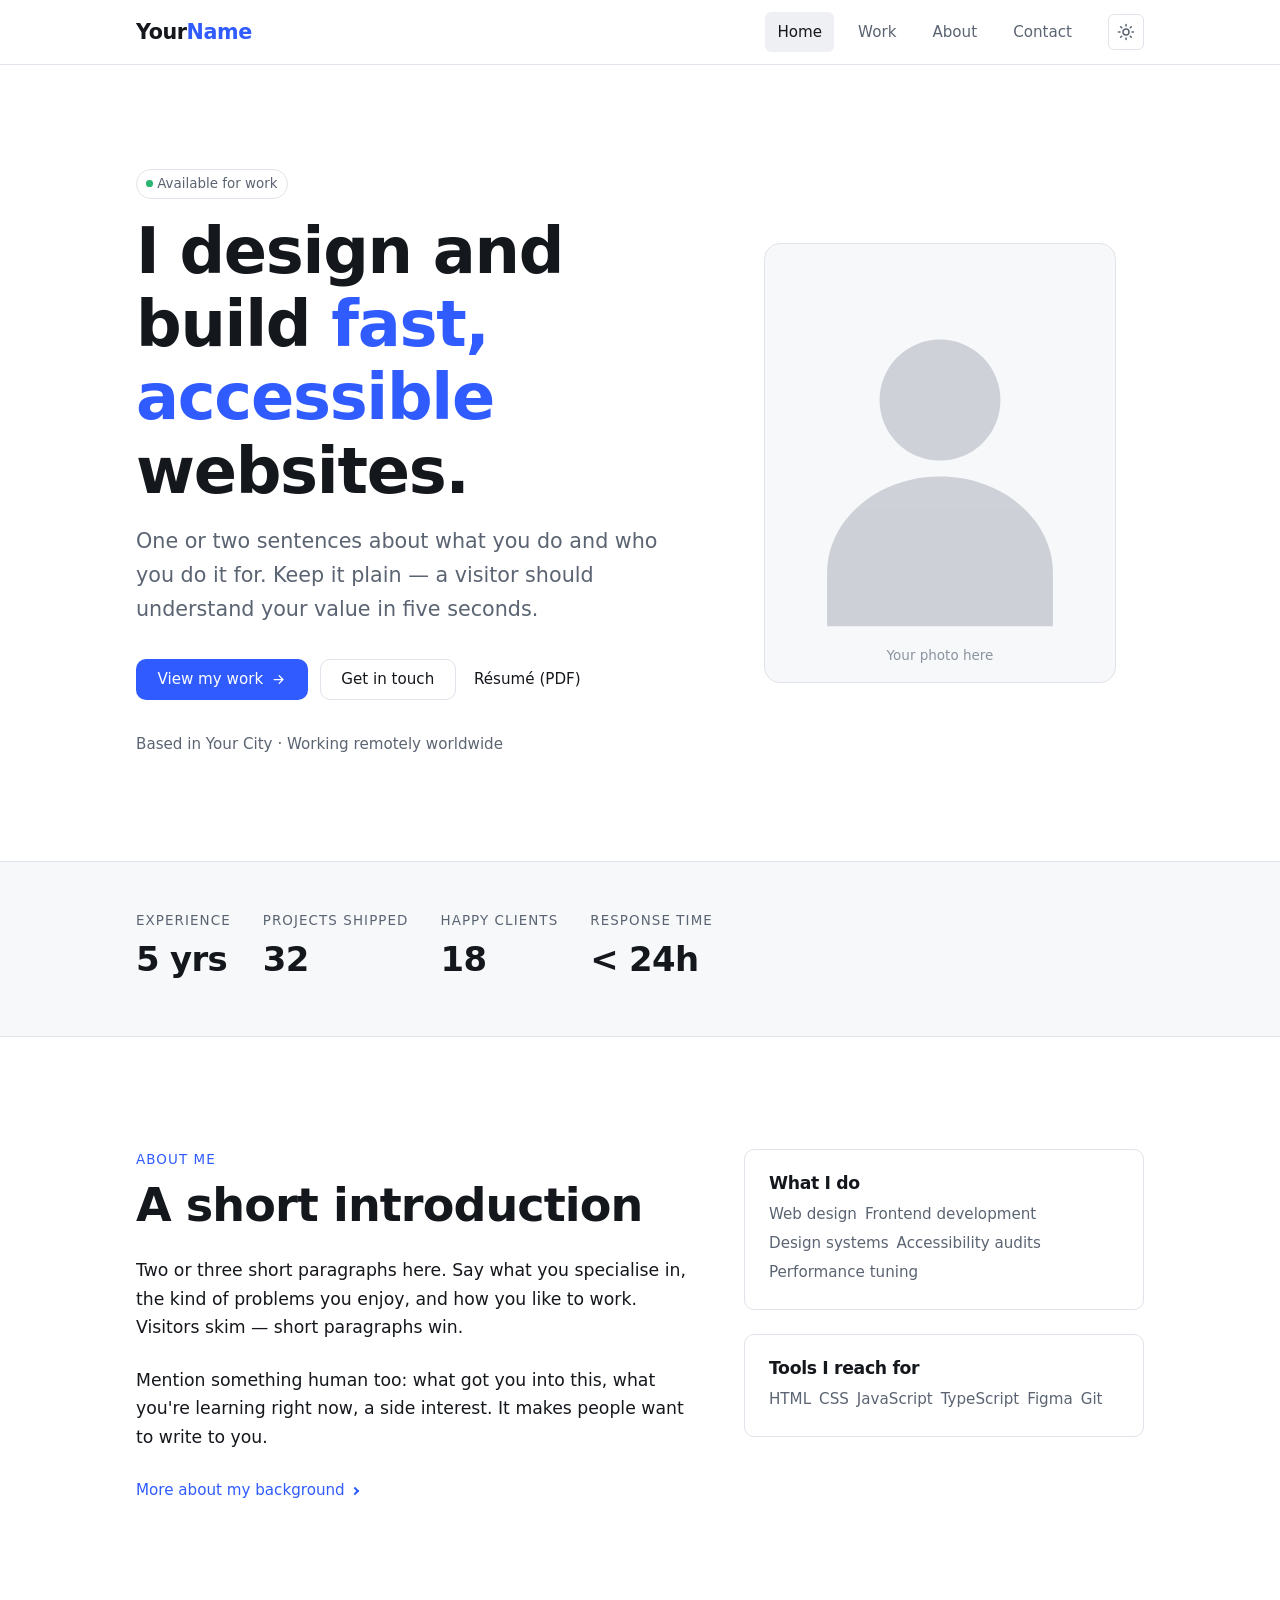
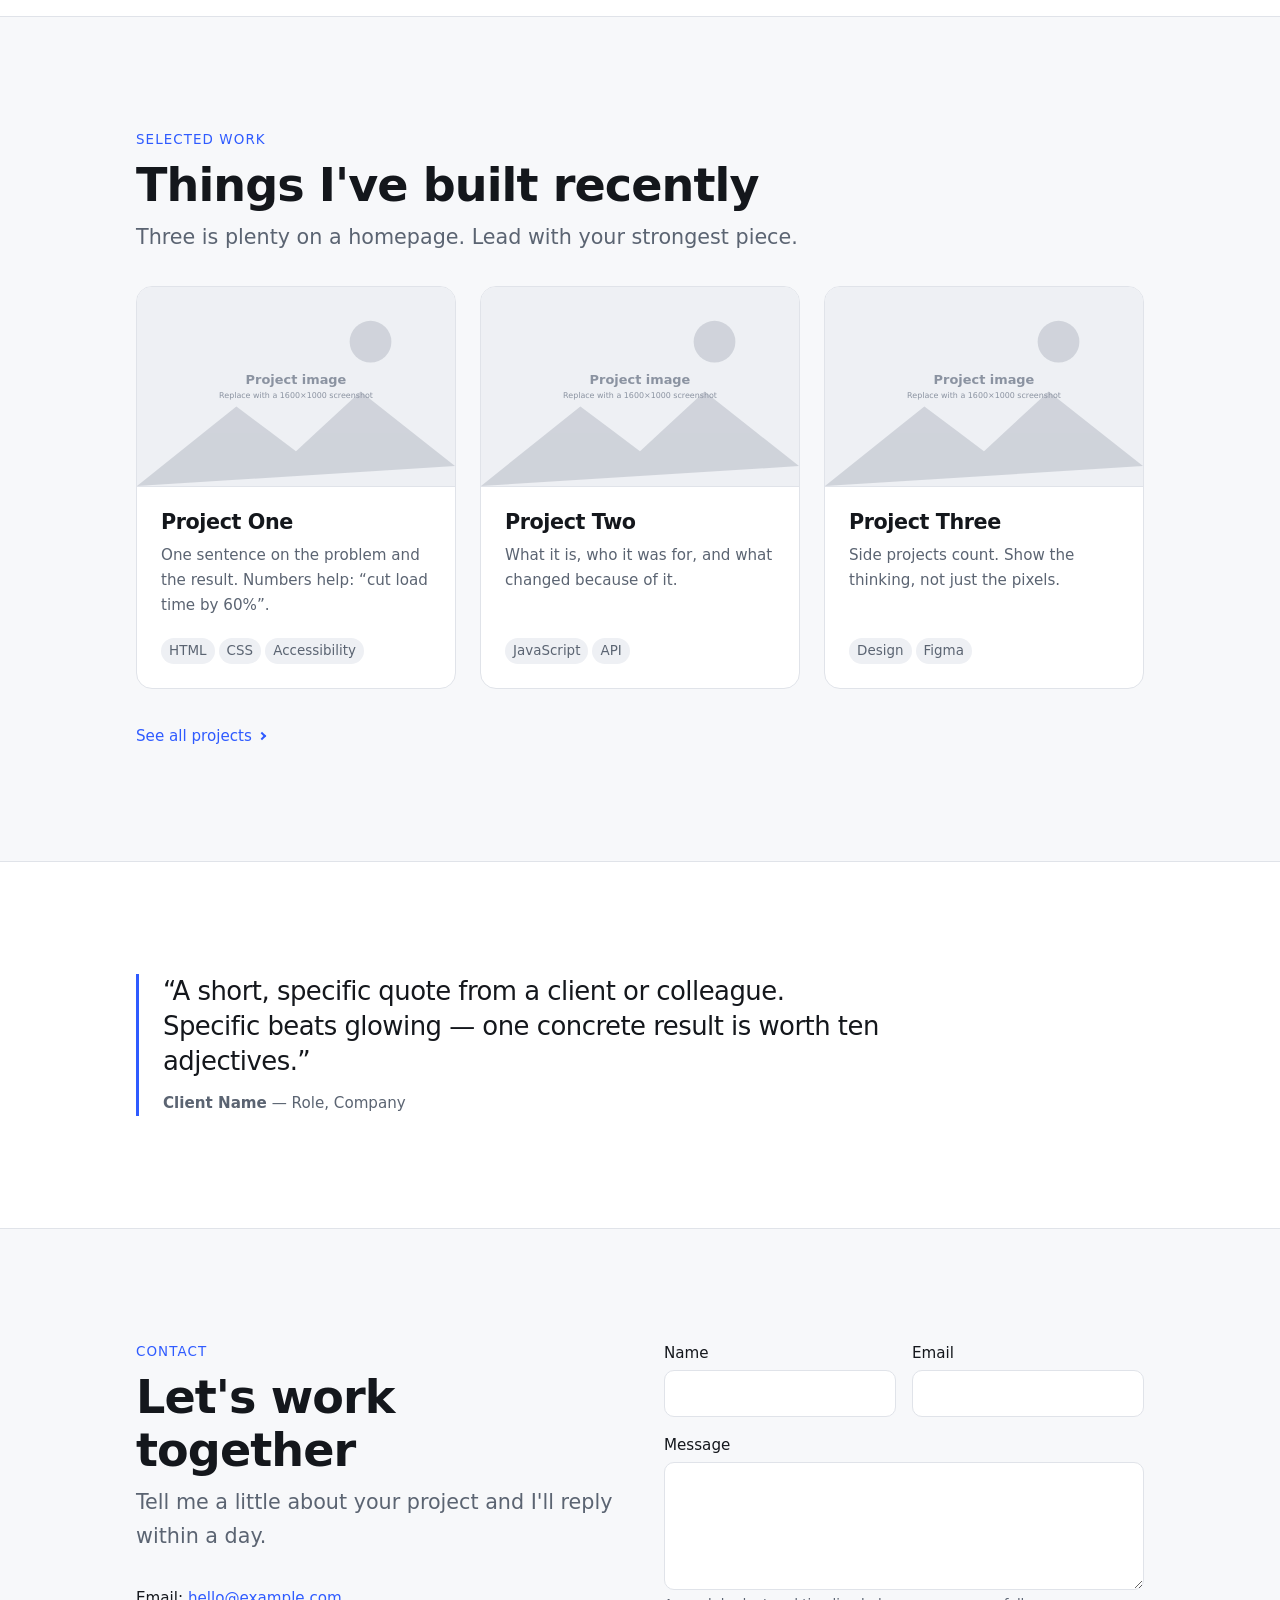
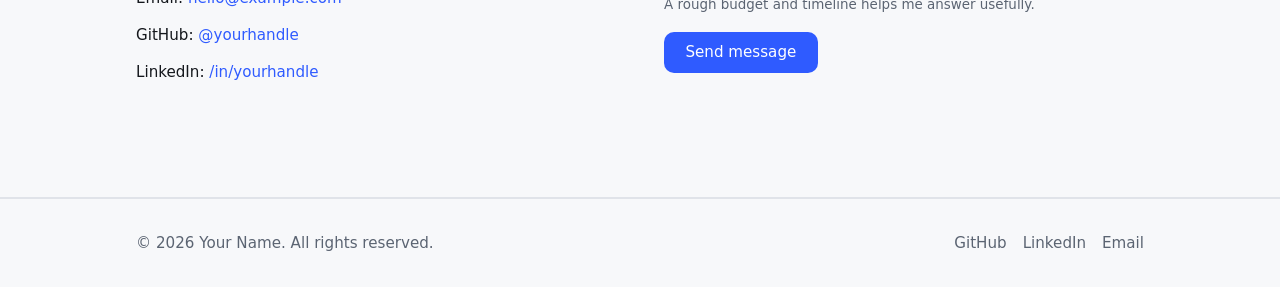
<file: index.html>
<!doctype html>
<html lang="en" dir="ltr">
  <head>
    <meta charset="utf-8" />
    <meta name="viewport" content="width=device-width, initial-scale=1" />

    <!-- ===== EDIT ME: page info (shows in browser tabs + Google results) ===== -->
    <title>Your Name — Frontend Developer &amp; Designer</title>
    <meta
      name="description"
      content="Portfolio of Your Name, a frontend developer and designer building fast, accessible websites. See selected work and get in touch."
    />
    <link rel="canonical" href="https://ichaaulia12.github.io/Chaporto/" />

    <!-- Social share preview -->
    <meta property="og:type" content="website" />
    <meta property="og:title" content="Your Name — Frontend Developer &amp; Designer" />
    <meta
      property="og:description"
      content="Portfolio of Your Name. Selected work, background, and contact details."
    />
    <meta property="og:url" content="https://ichaaulia12.github.io/Chaporto/" />
    <meta
      property="og:image"
      content="https://ichaaulia12.github.io/Chaporto/assets/og-image.png"
    />
    <meta name="twitter:card" content="summary_large_image" />

    <link rel="icon" href="assets/favicon.svg" type="image/svg+xml" />

    <!-- Styles: tokens first (your design), then structure -->
    <link rel="stylesheet" href="css/tokens.css" />
    <link rel="stylesheet" href="css/styles.css" />

    <!--
      Tiny inline script: applies the saved theme before the page paints so
      there's no white flash in dark mode. Keep it inline and keep it first.
    -->
    <script>
      (function () {
        document.documentElement.classList.add("js");
        try {
          var t = localStorage.getItem("theme");
          if (t) document.documentElement.setAttribute("data-theme", t);
        } catch (e) {}
      })();
    </script>

    <!-- Helps search engines understand who this page is about -->
    <script type="application/ld+json">
      {
        "@context": "https://schema.org",
        "@type": "Person",
        "name": "Your Name",
        "url": "https://ichaaulia12.github.io/Chaporto/",
        "jobTitle": "Frontend Developer",
        "email": "mailto:hello@example.com",
        "sameAs": [
          "https://github.com/yourhandle",
          "https://www.linkedin.com/in/yourhandle"
        ]
      }
    </script>
  </head>

  <body>
    <a class="skip-link" href="#main">Skip to main content</a>

    <!-- ================= HEADER (same on every page) ================= -->
    <header class="site-header" id="site-header">
      <div class="container header-inner">
        <a class="brand" href="index.html">Your<span>Name</span></a>

        <nav class="site-nav" id="site-nav" aria-label="Main">
          <ul>
            <li><a href="index.html" aria-current="page">Home</a></li>
            <li><a href="work.html">Work</a></li>
            <li><a href="about.html">About</a></li>
            <li><a href="#contact">Contact</a></li>
          </ul>
        </nav>

        <div class="header-actions">
          <button
            class="icon-button theme-toggle"
            type="button"
            data-theme-toggle
            aria-label="Switch to dark theme"
          >
            <svg class="icon-sun" viewBox="0 0 24 24" fill="none" stroke="currentColor" stroke-width="2" stroke-linecap="round" aria-hidden="true">
              <circle cx="12" cy="12" r="4" />
              <path d="M12 2v2M12 20v2M2 12h2M20 12h2M4.9 4.9l1.4 1.4M17.7 17.7l1.4 1.4M19.1 4.9l-1.4 1.4M6.3 17.7l-1.4 1.4" />
            </svg>
            <svg class="icon-moon" viewBox="0 0 24 24" fill="none" stroke="currentColor" stroke-width="2" stroke-linecap="round" aria-hidden="true">
              <path d="M21 12.8A9 9 0 1 1 11.2 3a7 7 0 0 0 9.8 9.8Z" />
            </svg>
          </button>

          <button
            class="icon-button nav-toggle"
            type="button"
            data-nav-toggle
            aria-expanded="false"
            aria-controls="site-nav"
            aria-label="Open menu"
          >
            <svg viewBox="0 0 24 24" fill="none" stroke="currentColor" stroke-width="2" stroke-linecap="round" aria-hidden="true">
              <path d="M4 7h16M4 12h16M4 17h16" />
            </svg>
          </button>
        </div>
      </div>
    </header>

    <main id="main">
      <!-- ============================ HERO ============================ -->
      <section class="hero">
        <div class="container hero__inner">
          <div>
            <p class="cluster" style="margin-bottom: var(--space-sm)">
              <span class="badge badge--dot">Available for work</span>
            </p>

            <h1 class="hero__title">
              I design and build
              <span class="accent">fast, accessible</span> websites.
            </h1>

            <p class="hero__text">
              One or two sentences about what you do and who you do it for.
              Keep it plain — a visitor should understand your value in five
              seconds.
            </p>

            <div class="hero__actions">
              <a class="button button--primary" href="work.html">
                View my work
                <svg viewBox="0 0 24 24" fill="none" stroke="currentColor" stroke-width="2" stroke-linecap="round" aria-hidden="true">
                  <path d="M5 12h14M13 6l6 6-6 6" />
                </svg>
              </a>
              <a class="button button--secondary" href="#contact">Get in touch</a>
              <a class="button button--ghost" href="assets/resume.pdf">Résumé (PDF)</a>
            </div>

            <p class="hero__meta">
              Based in Your City · Working remotely worldwide
            </p>
          </div>

          <!-- Swap in your own photo, or delete this whole block -->
          <div class="hero__media">
            <img
              src="assets/portrait.svg"
              alt="Portrait of Your Name"
              width="440"
              height="550"
            />
          </div>
        </div>
      </section>

      <!-- ======================= QUICK FACTS ========================= -->
      <section class="section section--tight section--surface">
        <div class="container">
          <dl class="stats">
            <div>
              <dt>Experience</dt>
              <dd>5 yrs</dd>
            </div>
            <div>
              <dt>Projects shipped</dt>
              <dd>32</dd>
            </div>
            <div>
              <dt>Happy clients</dt>
              <dd>18</dd>
            </div>
            <div>
              <dt>Response time</dt>
              <dd>&lt; 24h</dd>
            </div>
          </dl>
        </div>
      </section>

      <!-- ========================== ABOUT ============================ -->
      <section class="section reveal" id="about" aria-labelledby="about-title">
        <div class="container split split--wide-first">
          <div>
            <p class="eyebrow">About me</p>
            <h2 id="about-title">A short introduction</h2>
            <div class="stack stack--lg measure" style="margin-top: var(--space-md)">
              <p>
                Two or three short paragraphs here. Say what you specialise in,
                the kind of problems you enjoy, and how you like to work.
                Visitors skim — short paragraphs win.
              </p>
              <p>
                Mention something human too: what got you into this, what you're
                learning right now, a side interest. It makes people want to
                write to you.
              </p>
              <p>
                <a class="link-arrow" href="about.html">More about my background</a>
              </p>
            </div>
          </div>

          <div class="stack stack--lg">
            <div class="skill-group">
              <h3>What I do</h3>
              <ul>
                <li>Web design</li>
                <li>Frontend development</li>
                <li>Design systems</li>
                <li>Accessibility audits</li>
                <li>Performance tuning</li>
              </ul>
            </div>
            <div class="skill-group">
              <h3>Tools I reach for</h3>
              <ul>
                <li>HTML</li>
                <li>CSS</li>
                <li>JavaScript</li>
                <li>TypeScript</li>
                <li>Figma</li>
                <li>Git</li>
              </ul>
            </div>
          </div>
        </div>
      </section>

      <!-- ====================== FEATURED WORK ======================== -->
      <section
        class="section section--surface reveal"
        id="work"
        aria-labelledby="work-title"
      >
        <div class="container">
          <div class="section-head">
            <p class="eyebrow">Selected work</p>
            <h2 id="work-title">Things I've built recently</h2>
            <p class="lead" style="margin-top: var(--space-2xs)">
              Three is plenty on a homepage. Lead with your strongest piece.
            </p>
          </div>

          <div class="grid">
            <!-- ===== PROJECT CARD — copy this block for each project ===== -->
            <article class="card">
              <div class="card__media">
                <img
                  src="assets/placeholder.svg"
                  alt="Screenshot of the Project One interface"
                  width="640"
                  height="400"
                  loading="lazy"
                />
              </div>
              <div class="card__body">
                <h3 class="card__title">
                  <a href="project.html">Project One</a>
                </h3>
                <p class="card__text">
                  One sentence on the problem and the result. Numbers help:
                  “cut load time by 60%”.
                </p>
                <div class="card__footer">
                  <ul class="tag-list">
                    <li>HTML</li>
                    <li>CSS</li>
                    <li>Accessibility</li>
                  </ul>
                </div>
              </div>
            </article>
            <!-- ===== end project card ===== -->

            <article class="card">
              <div class="card__media">
                <img
                  src="assets/placeholder.svg"
                  alt="Screenshot of the Project Two interface"
                  width="640"
                  height="400"
                  loading="lazy"
                />
              </div>
              <div class="card__body">
                <h3 class="card__title">
                  <a href="project.html">Project Two</a>
                </h3>
                <p class="card__text">
                  What it is, who it was for, and what changed because of it.
                </p>
                <div class="card__footer">
                  <ul class="tag-list">
                    <li>JavaScript</li>
                    <li>API</li>
                  </ul>
                </div>
              </div>
            </article>

            <article class="card">
              <div class="card__media">
                <img
                  src="assets/placeholder.svg"
                  alt="Screenshot of the Project Three interface"
                  width="640"
                  height="400"
                  loading="lazy"
                />
              </div>
              <div class="card__body">
                <h3 class="card__title">
                  <a href="project.html">Project Three</a>
                </h3>
                <p class="card__text">
                  Side projects count. Show the thinking, not just the pixels.
                </p>
                <div class="card__footer">
                  <ul class="tag-list">
                    <li>Design</li>
                    <li>Figma</li>
                  </ul>
                </div>
              </div>
            </article>
          </div>

          <p style="margin-top: var(--space-lg)">
            <a class="link-arrow" href="work.html">See all projects</a>
          </p>
        </div>
      </section>

      <!-- ======================= TESTIMONIAL ========================= -->
      <section class="section reveal" aria-labelledby="quote-title">
        <div class="container">
          <h2 class="visually-hidden" id="quote-title">What people say</h2>
          <figure class="quote">
            <blockquote>
              “A short, specific quote from a client or colleague. Specific
              beats glowing — one concrete result is worth ten adjectives.”
            </blockquote>
            <figcaption>
              <strong>Client Name</strong> — Role, Company
            </figcaption>
          </figure>
        </div>
      </section>

      <!-- ========================= CONTACT =========================== -->
      <section
        class="section section--surface reveal"
        id="contact"
        aria-labelledby="contact-title"
      >
        <div class="container split">
          <div>
            <p class="eyebrow">Contact</p>
            <h2 id="contact-title">Let's work together</h2>
            <p class="lead" style="margin-top: var(--space-2xs)">
              Tell me a little about your project and I'll reply within a day.
            </p>

            <ul class="contact-list" style="margin-top: var(--space-lg)">
              <li>Email: <a href="mailto:hello@example.com">hello@example.com</a></li>
              <li>GitHub: <a href="https://github.com/yourhandle" rel="me noopener">@yourhandle</a></li>
              <li>LinkedIn: <a href="https://www.linkedin.com/in/yourhandle" rel="me noopener">/in/yourhandle</a></li>
            </ul>
          </div>

          <!--
            FORM SETUP: a plain HTML form needs a backend to receive it.
            Easiest options (free tiers, no server code):
              Formspree  -> action="https://formspree.io/f/YOUR_FORM_ID"
              Netlify    -> add  netlify  attribute to <form> (when hosted there)
              Basin      -> action="https://usebasin.com/f/YOUR_FORM_ID"
            Until you set one up, the email link above still works fine.
          -->
          <form class="form-grid" action="#" method="post">
            <div class="field field--half">
              <label for="name">Name</label>
              <input class="input" type="text" id="name" name="name" autocomplete="name" required />
            </div>

            <div class="field field--half">
              <label for="email">Email</label>
              <input class="input" type="email" id="email" name="email" autocomplete="email" required />
            </div>

            <div class="field field--full">
              <label for="message">Message</label>
              <textarea
                class="textarea"
                id="message"
                name="message"
                aria-describedby="message-hint"
                required
              ></textarea>
              <p class="hint" id="message-hint">
                A rough budget and timeline helps me answer usefully.
              </p>
            </div>

            <div class="form-actions">
              <button class="button button--primary" type="submit">
                Send message
              </button>
            </div>
          </form>
        </div>
      </section>
    </main>

    <!-- ================= FOOTER (same on every page) ================= -->
    <footer class="site-footer">
      <div class="container footer-inner">
        <p>&copy; <span data-current-year>2026</span> Your Name. All rights reserved.</p>
        <ul class="social-list">
          <li><a href="https://github.com/yourhandle" rel="me noopener">GitHub</a></li>
          <li><a href="https://www.linkedin.com/in/yourhandle" rel="me noopener">LinkedIn</a></li>
          <li><a href="mailto:hello@example.com">Email</a></li>
        </ul>
      </div>
    </footer>

    <script src="js/main.js" defer></script>
  </body>
</html>
</file>
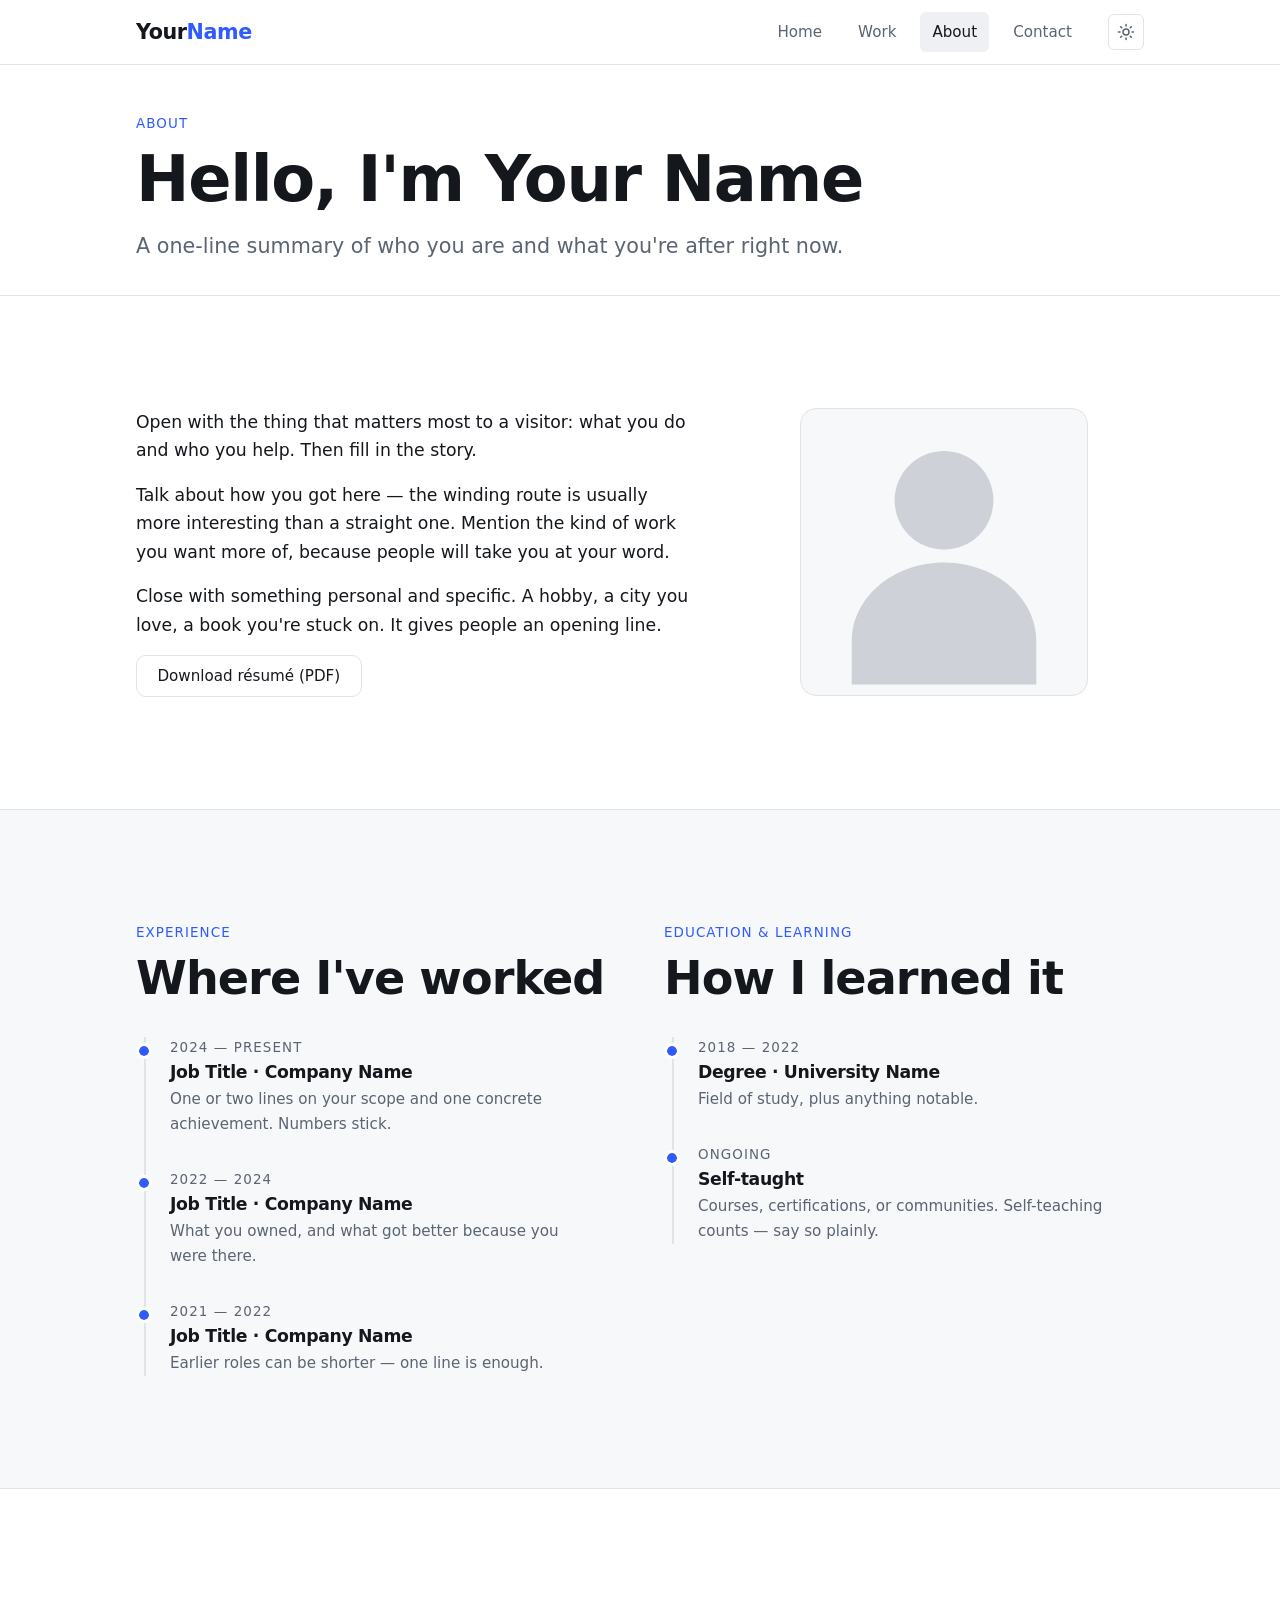
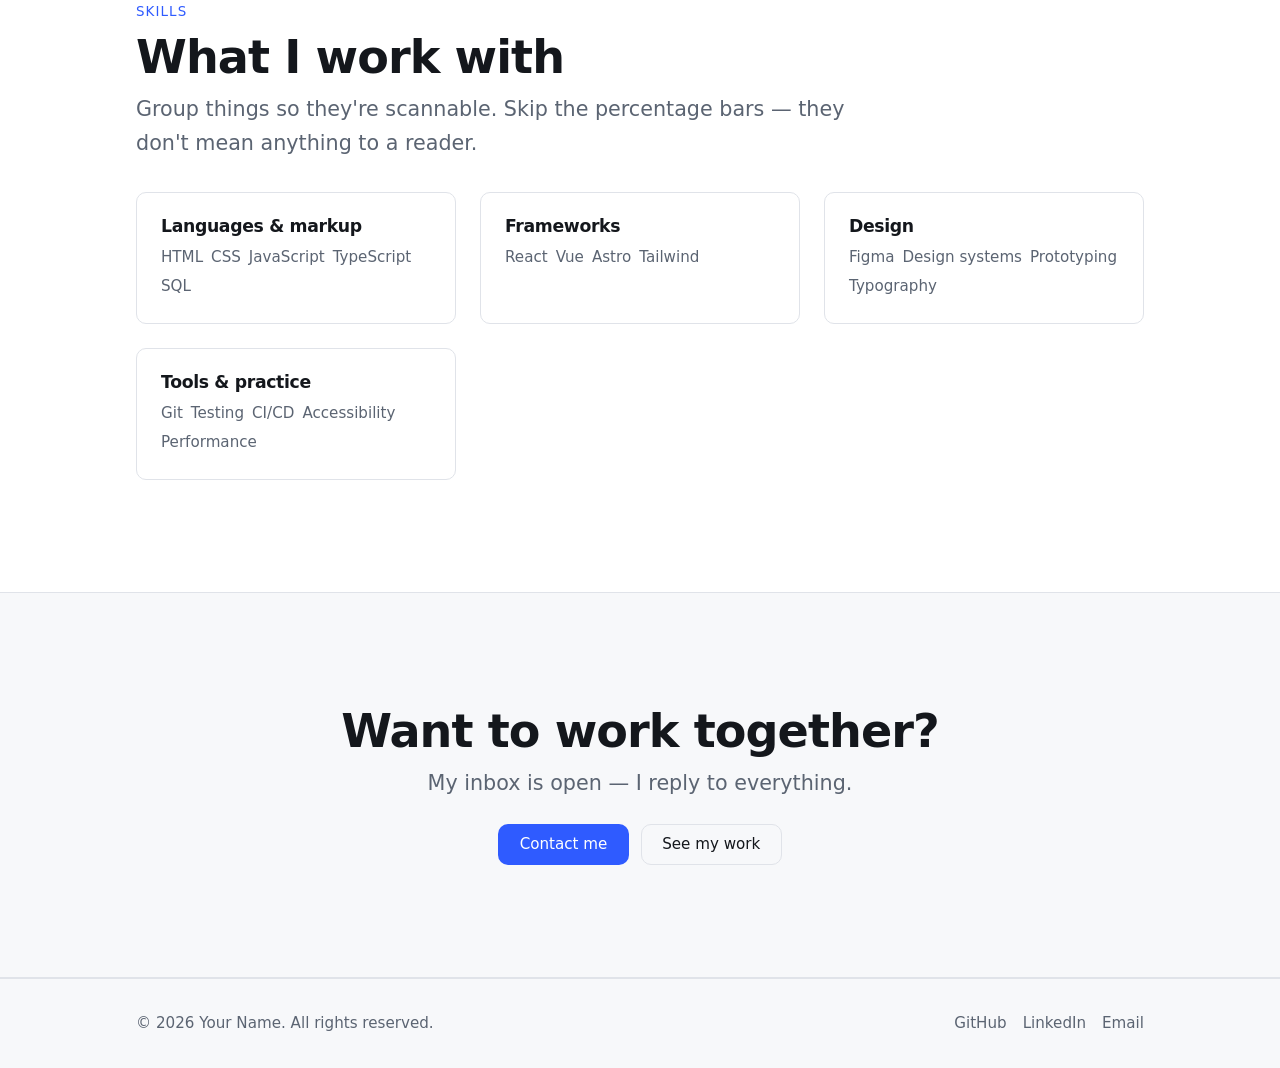
<file: about.html>
<!doctype html>
<html lang="en" dir="ltr">
  <head>
    <meta charset="utf-8" />
    <meta name="viewport" content="width=device-width, initial-scale=1" />

    <title>About — Your Name</title>
    <meta
      name="description"
      content="Background, experience and skills of Your Name, a frontend developer and designer."
    />
    <link rel="canonical" href="https://ichaaulia12.github.io/Chaporto/about.html" />
    <meta property="og:type" content="profile" />
    <meta property="og:title" content="About — Your Name" />
    <meta property="og:description" content="Background, experience and skills of Your Name." />

    <link rel="icon" href="assets/favicon.svg" type="image/svg+xml" />
    <link rel="stylesheet" href="css/tokens.css" />
    <link rel="stylesheet" href="css/styles.css" />

    <script>
      (function () {
        document.documentElement.classList.add("js");
        try {
          var t = localStorage.getItem("theme");
          if (t) document.documentElement.setAttribute("data-theme", t);
        } catch (e) {}
      })();
    </script>
  </head>

  <body>
    <a class="skip-link" href="#main">Skip to main content</a>

    <header class="site-header" id="site-header">
      <div class="container header-inner">
        <a class="brand" href="index.html">Your<span>Name</span></a>

        <nav class="site-nav" id="site-nav" aria-label="Main">
          <ul>
            <li><a href="index.html">Home</a></li>
            <li><a href="work.html">Work</a></li>
            <li><a href="about.html" aria-current="page">About</a></li>
            <li><a href="index.html#contact">Contact</a></li>
          </ul>
        </nav>

        <div class="header-actions">
          <button class="icon-button theme-toggle" type="button" data-theme-toggle aria-label="Switch to dark theme">
            <svg class="icon-sun" viewBox="0 0 24 24" fill="none" stroke="currentColor" stroke-width="2" stroke-linecap="round" aria-hidden="true">
              <circle cx="12" cy="12" r="4" />
              <path d="M12 2v2M12 20v2M2 12h2M20 12h2M4.9 4.9l1.4 1.4M17.7 17.7l1.4 1.4M19.1 4.9l-1.4 1.4M6.3 17.7l-1.4 1.4" />
            </svg>
            <svg class="icon-moon" viewBox="0 0 24 24" fill="none" stroke="currentColor" stroke-width="2" stroke-linecap="round" aria-hidden="true">
              <path d="M21 12.8A9 9 0 1 1 11.2 3a7 7 0 0 0 9.8 9.8Z" />
            </svg>
          </button>

          <button class="icon-button nav-toggle" type="button" data-nav-toggle aria-expanded="false" aria-controls="site-nav" aria-label="Open menu">
            <svg viewBox="0 0 24 24" fill="none" stroke="currentColor" stroke-width="2" stroke-linecap="round" aria-hidden="true">
              <path d="M4 7h16M4 12h16M4 17h16" />
            </svg>
          </button>
        </div>
      </div>
    </header>

    <main id="main">
      <div class="page-header">
        <div class="container">
          <p class="eyebrow">About</p>
          <h1>Hello, I'm Your Name</h1>
          <p class="lead" style="margin-top: var(--space-xs)">
            A one-line summary of who you are and what you're after right now.
          </p>
        </div>
      </div>

      <!-- ===================== INTRO + PORTRAIT ===================== -->
      <section class="section">
        <div class="container split split--wide-first">
          <div class="prose">
            <p>
              Open with the thing that matters most to a visitor: what you do
              and who you help. Then fill in the story.
            </p>
            <p>
              Talk about how you got here — the winding route is usually more
              interesting than a straight one. Mention the kind of work you want
              more of, because people will take you at your word.
            </p>
            <p>
              Close with something personal and specific. A hobby, a city you
              love, a book you're stuck on. It gives people an opening line.
            </p>
            <p>
              <a class="button button--secondary" href="assets/resume.pdf">
                Download résumé (PDF)
              </a>
            </p>
          </div>

          <div class="hero__media" style="aspect-ratio: 1; max-width: 18rem">
            <img src="assets/portrait.svg" alt="Portrait of Your Name" width="360" height="360" />
          </div>
        </div>
      </section>

      <!-- ======================= EXPERIENCE ========================= -->
      <section class="section section--surface" aria-labelledby="experience-title">
        <div class="container split">
          <div>
            <div class="section-head">
              <p class="eyebrow">Experience</p>
              <h2 id="experience-title">Where I've worked</h2>
            </div>

            <!-- Copy one <li> per role -->
            <ol class="timeline">
              <li>
                <span class="timeline__meta">2024 — Present</span>
                <h3>Job Title · Company Name</h3>
                <p>
                  One or two lines on your scope and one concrete achievement.
                  Numbers stick.
                </p>
              </li>
              <li>
                <span class="timeline__meta">2022 — 2024</span>
                <h3>Job Title · Company Name</h3>
                <p>What you owned, and what got better because you were there.</p>
              </li>
              <li>
                <span class="timeline__meta">2021 — 2022</span>
                <h3>Job Title · Company Name</h3>
                <p>Earlier roles can be shorter — one line is enough.</p>
              </li>
            </ol>
          </div>

          <div>
            <div class="section-head">
              <p class="eyebrow">Education &amp; learning</p>
              <h2>How I learned it</h2>
            </div>

            <ol class="timeline">
              <li>
                <span class="timeline__meta">2018 — 2022</span>
                <h3>Degree · University Name</h3>
                <p>Field of study, plus anything notable.</p>
              </li>
              <li>
                <span class="timeline__meta">Ongoing</span>
                <h3>Self-taught</h3>
                <p>
                  Courses, certifications, or communities. Self-teaching counts
                  — say so plainly.
                </p>
              </li>
            </ol>
          </div>
        </div>
      </section>

      <!-- ========================= SKILLS =========================== -->
      <section class="section" aria-labelledby="skills-title">
        <div class="container">
          <div class="section-head">
            <p class="eyebrow">Skills</p>
            <h2 id="skills-title">What I work with</h2>
            <p class="lead" style="margin-top: var(--space-2xs)">
              Group things so they're scannable. Skip the percentage bars — they
              don't mean anything to a reader.
            </p>
          </div>

          <div class="grid">
            <div class="skill-group">
              <h3>Languages &amp; markup</h3>
              <ul>
                <li>HTML</li>
                <li>CSS</li>
                <li>JavaScript</li>
                <li>TypeScript</li>
                <li>SQL</li>
              </ul>
            </div>
            <div class="skill-group">
              <h3>Frameworks</h3>
              <ul>
                <li>React</li>
                <li>Vue</li>
                <li>Astro</li>
                <li>Tailwind</li>
              </ul>
            </div>
            <div class="skill-group">
              <h3>Design</h3>
              <ul>
                <li>Figma</li>
                <li>Design systems</li>
                <li>Prototyping</li>
                <li>Typography</li>
              </ul>
            </div>
            <div class="skill-group">
              <h3>Tools &amp; practice</h3>
              <ul>
                <li>Git</li>
                <li>Testing</li>
                <li>CI/CD</li>
                <li>Accessibility</li>
                <li>Performance</li>
              </ul>
            </div>
          </div>
        </div>
      </section>

      <section class="section section--surface cta">
        <div class="container cta__inner">
          <h2>Want to work together?</h2>
          <p class="lead" style="margin-inline: auto; margin-top: var(--space-2xs)">
            My inbox is open — I reply to everything.
          </p>
          <div class="hero__actions" style="margin-top: var(--space-md)">
            <a class="button button--primary" href="index.html#contact">Contact me</a>
            <a class="button button--secondary" href="work.html">See my work</a>
          </div>
        </div>
      </section>
    </main>

    <footer class="site-footer">
      <div class="container footer-inner">
        <p>&copy; <span data-current-year>2026</span> Your Name. All rights reserved.</p>
        <ul class="social-list">
          <li><a href="https://github.com/yourhandle" rel="me noopener">GitHub</a></li>
          <li><a href="https://www.linkedin.com/in/yourhandle" rel="me noopener">LinkedIn</a></li>
          <li><a href="mailto:hello@example.com">Email</a></li>
        </ul>
      </div>
    </footer>

    <script src="js/main.js" defer></script>
  </body>
</html>
</file>
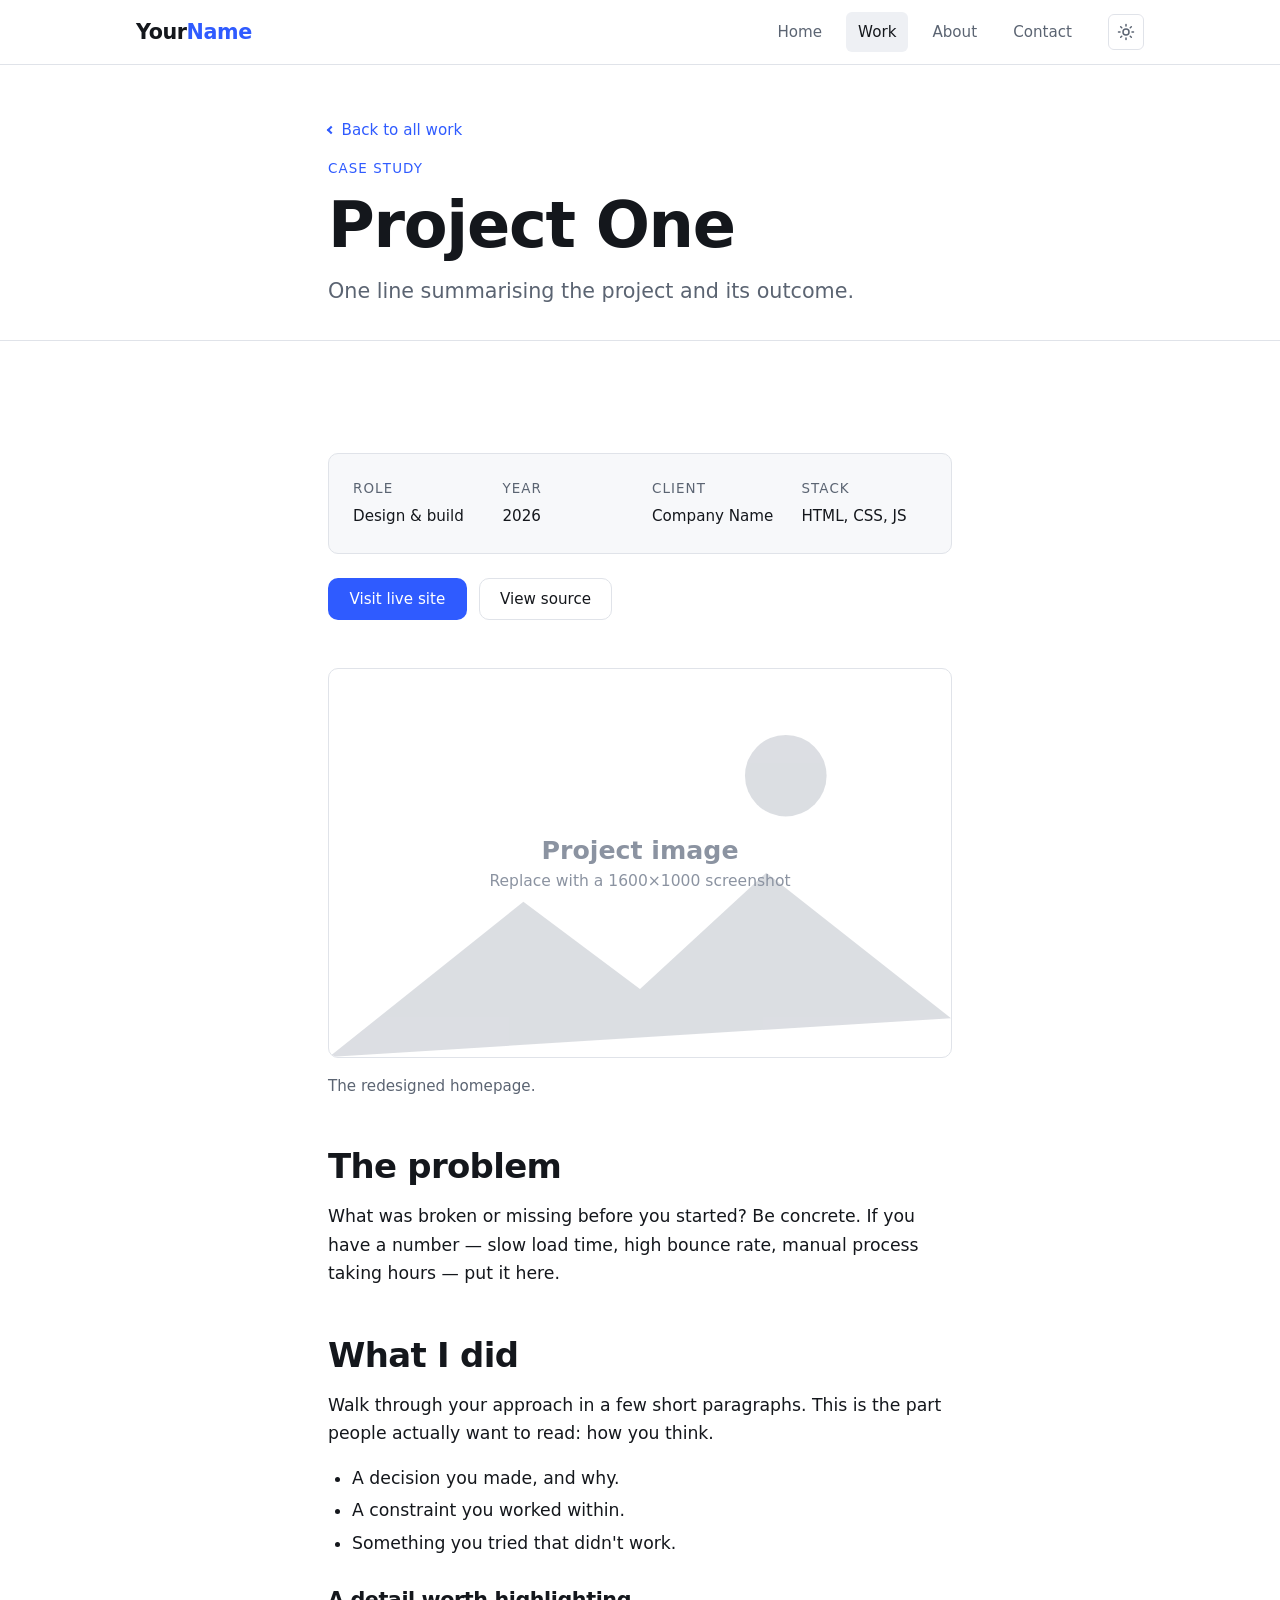
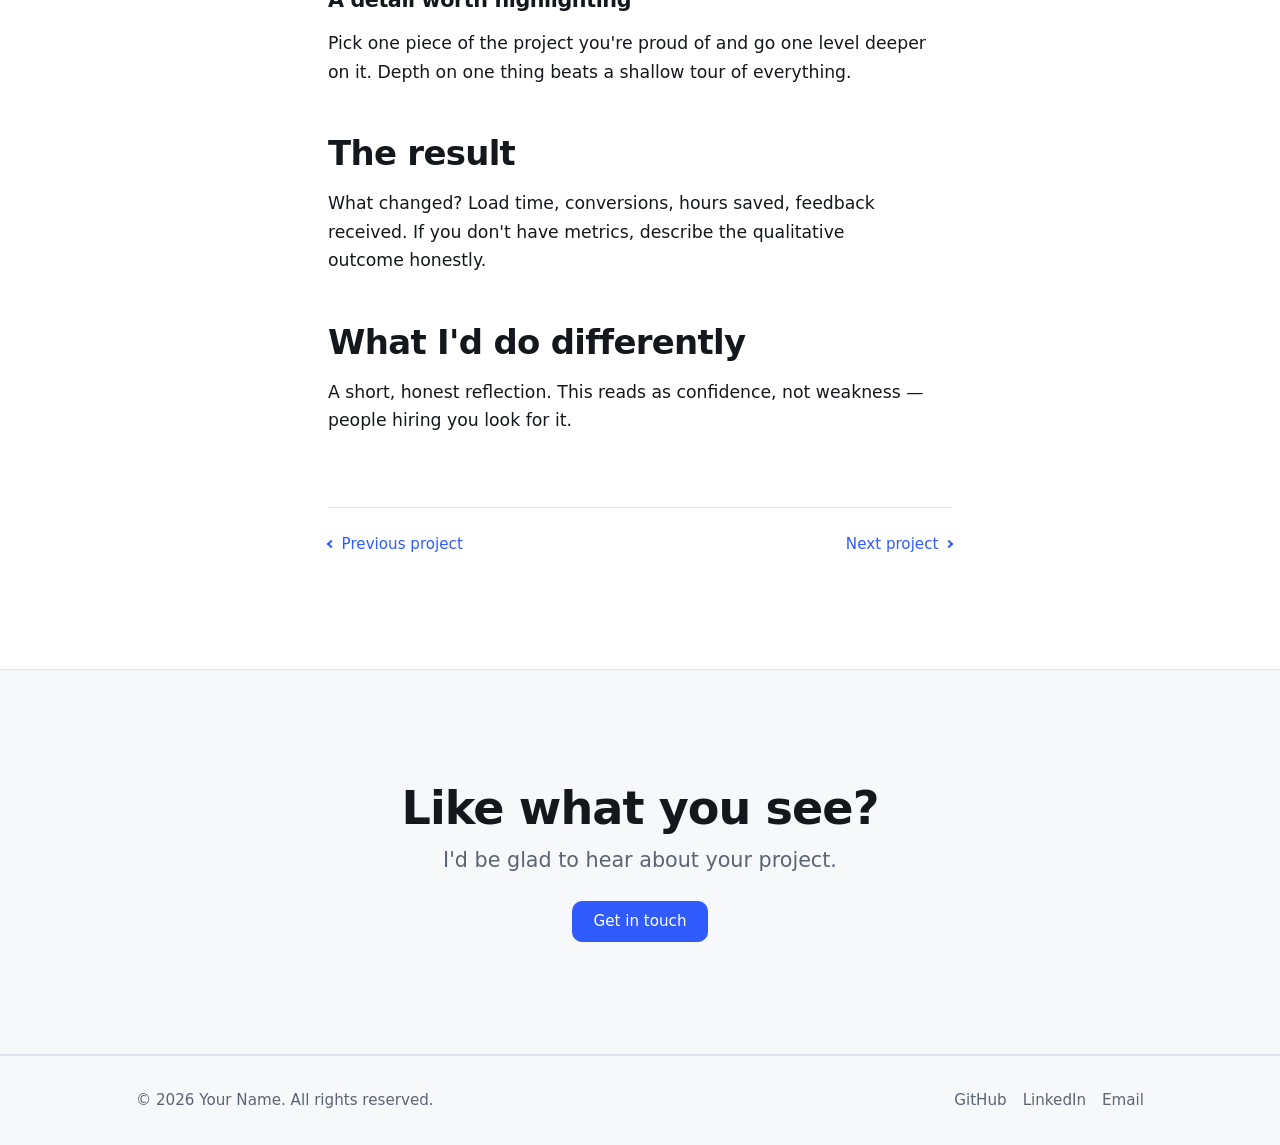
<file: project.html>
<!doctype html>
<html lang="en" dir="ltr">
  <head>
    <meta charset="utf-8" />
    <meta name="viewport" content="width=device-width, initial-scale=1" />

    <!--
      PROJECT PAGE TEMPLATE
      Duplicate this file once per project (e.g. project-acme-shop.html) and
      update the title, description, and the content inside <main>.
    -->
    <title>Project One — Your Name</title>
    <meta
      name="description"
      content="Case study: how Project One was designed and built, and what changed as a result."
    />
    <link rel="canonical" href="https://ichaaulia12.github.io/Chaporto/project.html" />
    <meta property="og:type" content="article" />
    <meta property="og:title" content="Project One — Your Name" />
    <meta property="og:description" content="Case study: Project One." />

    <link rel="icon" href="assets/favicon.svg" type="image/svg+xml" />
    <link rel="stylesheet" href="css/tokens.css" />
    <link rel="stylesheet" href="css/styles.css" />

    <script>
      (function () {
        document.documentElement.classList.add("js");
        try {
          var t = localStorage.getItem("theme");
          if (t) document.documentElement.setAttribute("data-theme", t);
        } catch (e) {}
      })();
    </script>
  </head>

  <body>
    <a class="skip-link" href="#main">Skip to main content</a>

    <header class="site-header" id="site-header">
      <div class="container header-inner">
        <a class="brand" href="index.html">Your<span>Name</span></a>

        <nav class="site-nav" id="site-nav" aria-label="Main">
          <ul>
            <li><a href="index.html">Home</a></li>
            <li><a href="work.html" aria-current="true">Work</a></li>
            <li><a href="about.html">About</a></li>
            <li><a href="index.html#contact">Contact</a></li>
          </ul>
        </nav>

        <div class="header-actions">
          <button class="icon-button theme-toggle" type="button" data-theme-toggle aria-label="Switch to dark theme">
            <svg class="icon-sun" viewBox="0 0 24 24" fill="none" stroke="currentColor" stroke-width="2" stroke-linecap="round" aria-hidden="true">
              <circle cx="12" cy="12" r="4" />
              <path d="M12 2v2M12 20v2M2 12h2M20 12h2M4.9 4.9l1.4 1.4M17.7 17.7l1.4 1.4M19.1 4.9l-1.4 1.4M6.3 17.7l-1.4 1.4" />
            </svg>
            <svg class="icon-moon" viewBox="0 0 24 24" fill="none" stroke="currentColor" stroke-width="2" stroke-linecap="round" aria-hidden="true">
              <path d="M21 12.8A9 9 0 1 1 11.2 3a7 7 0 0 0 9.8 9.8Z" />
            </svg>
          </button>

          <button class="icon-button nav-toggle" type="button" data-nav-toggle aria-expanded="false" aria-controls="site-nav" aria-label="Open menu">
            <svg viewBox="0 0 24 24" fill="none" stroke="currentColor" stroke-width="2" stroke-linecap="round" aria-hidden="true">
              <path d="M4 7h16M4 12h16M4 17h16" />
            </svg>
          </button>
        </div>
      </div>
    </header>

    <main id="main">
      <div class="page-header">
        <div class="container container--narrow">
          <nav aria-label="Breadcrumb" style="margin-bottom: var(--space-sm)">
            <a class="link-arrow link-arrow--back" href="work.html">
              Back to all work
            </a>
          </nav>
          <p class="eyebrow">Case study</p>
          <h1>Project One</h1>
          <p class="lead" style="margin-top: var(--space-xs)">
            One line summarising the project and its outcome.
          </p>
        </div>
      </div>

      <article class="section">
        <div class="container container--narrow">
          <!-- Quick facts: visitors read this before anything else -->
          <dl class="facts">
            <div>
              <dt>Role</dt>
              <dd>Design &amp; build</dd>
            </div>
            <div>
              <dt>Year</dt>
              <dd>2026</dd>
            </div>
            <div>
              <dt>Client</dt>
              <dd>Company Name</dd>
            </div>
            <div>
              <dt>Stack</dt>
              <dd>HTML, CSS, JS</dd>
            </div>
          </dl>

          <p class="cluster" style="margin-top: var(--space-md)">
            <a class="button button--primary" href="https://example.com" rel="noopener">
              Visit live site
            </a>
            <a class="button button--secondary" href="https://github.com/yourhandle/repo" rel="noopener">
              View source
            </a>
          </p>

          <div class="prose" style="margin-top: var(--space-xl)">
            <figure>
              <img src="assets/placeholder.svg" alt="The Project One homepage after the redesign" width="1200" height="750" />
              <figcaption>The redesigned homepage.</figcaption>
            </figure>

            <h2>The problem</h2>
            <p>
              What was broken or missing before you started? Be concrete. If you
              have a number — slow load time, high bounce rate, manual process
              taking hours — put it here.
            </p>

            <h2>What I did</h2>
            <p>
              Walk through your approach in a few short paragraphs. This is the
              part people actually want to read: how you think.
            </p>
            <ul>
              <li>A decision you made, and why.</li>
              <li>A constraint you worked within.</li>
              <li>Something you tried that didn't work.</li>
            </ul>

            <h3>A detail worth highlighting</h3>
            <p>
              Pick one piece of the project you're proud of and go one level
              deeper on it. Depth on one thing beats a shallow tour of
              everything.
            </p>

            <h2>The result</h2>
            <p>
              What changed? Load time, conversions, hours saved, feedback
              received. If you don't have metrics, describe the qualitative
              outcome honestly.
            </p>

            <h2>What I'd do differently</h2>
            <p>
              A short, honest reflection. This reads as confidence, not weakness
              — people hiring you look for it.
            </p>
          </div>

          <!-- Previous / next navigation -->
          <nav class="pager" style="margin-top: var(--space-2xl)" aria-label="Project navigation">
            <a class="link-arrow link-arrow--back" href="project.html">
              Previous project
            </a>
            <a class="link-arrow" href="project.html">Next project</a>
          </nav>
        </div>
      </article>

      <section class="section section--surface cta">
        <div class="container cta__inner">
          <h2>Like what you see?</h2>
          <p class="lead" style="margin-inline: auto; margin-top: var(--space-2xs)">
            I'd be glad to hear about your project.
          </p>
          <div class="hero__actions" style="margin-top: var(--space-md)">
            <a class="button button--primary" href="index.html#contact">Get in touch</a>
          </div>
        </div>
      </section>
    </main>

    <footer class="site-footer">
      <div class="container footer-inner">
        <p>&copy; <span data-current-year>2026</span> Your Name. All rights reserved.</p>
        <ul class="social-list">
          <li><a href="https://github.com/yourhandle" rel="me noopener">GitHub</a></li>
          <li><a href="https://www.linkedin.com/in/yourhandle" rel="me noopener">LinkedIn</a></li>
          <li><a href="mailto:hello@example.com">Email</a></li>
        </ul>
      </div>
    </footer>

    <script src="js/main.js" defer></script>
  </body>
</html>
</file>
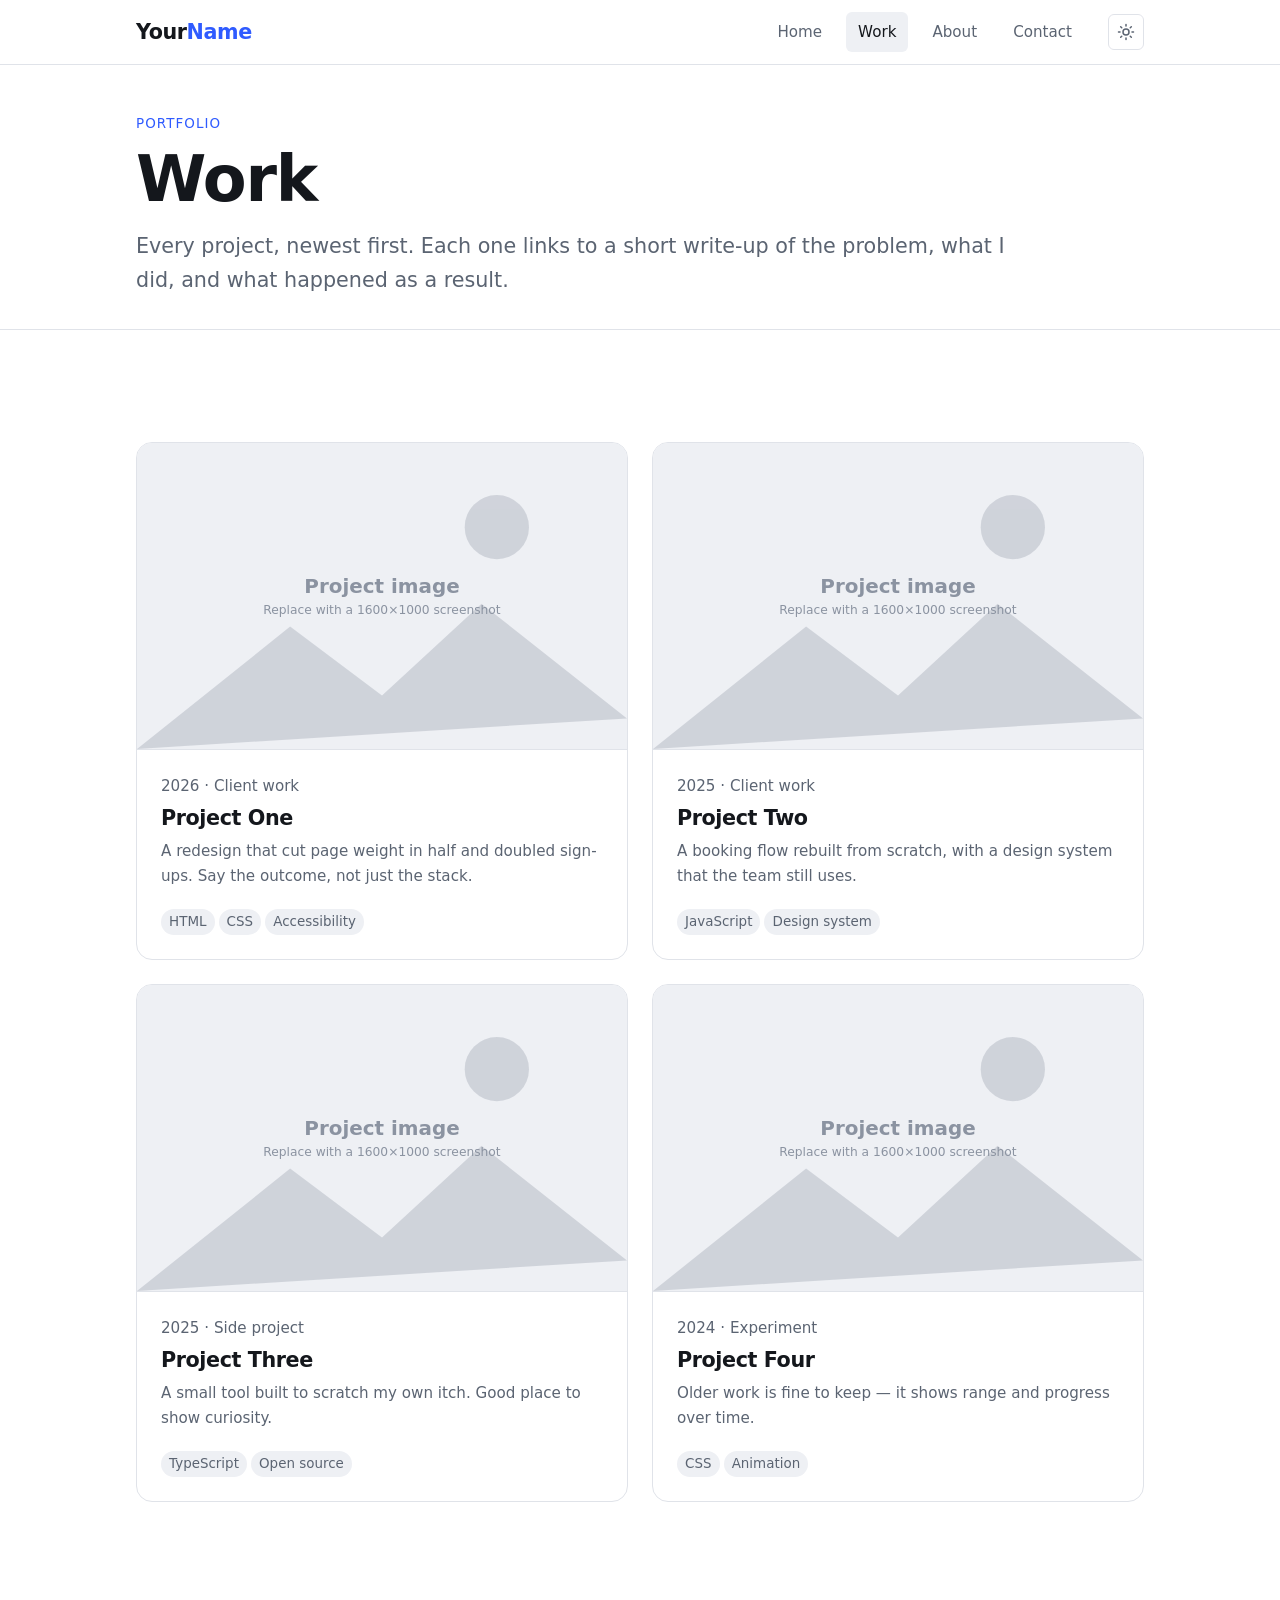
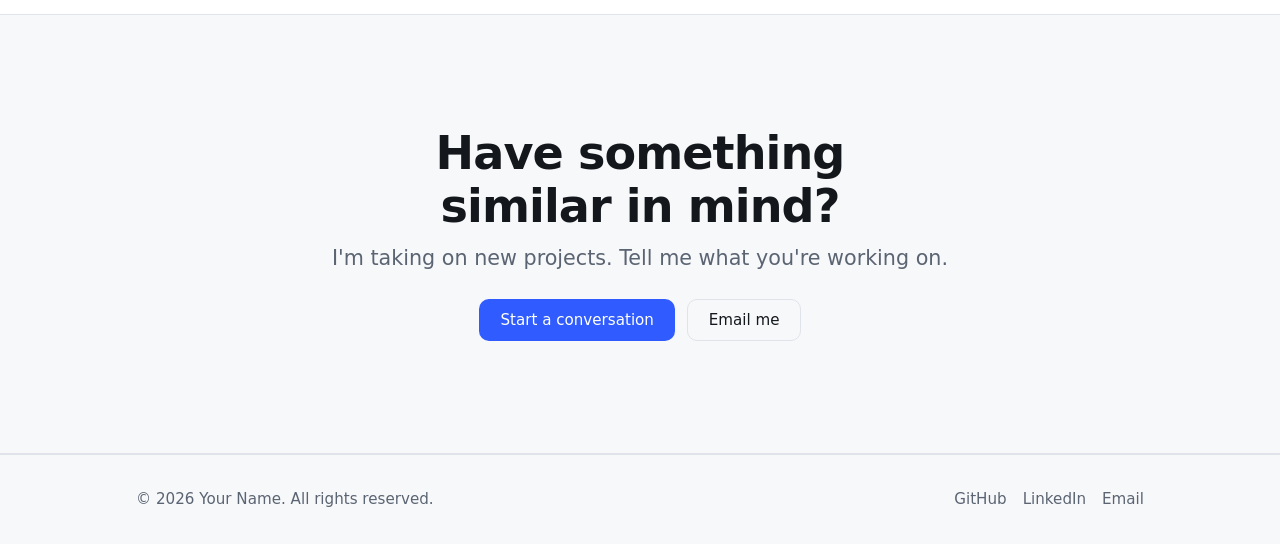
<file: work.html>
<!doctype html>
<html lang="en" dir="ltr">
  <head>
    <meta charset="utf-8" />
    <meta name="viewport" content="width=device-width, initial-scale=1" />

    <title>Work — Your Name</title>
    <meta
      name="description"
      content="A complete list of projects by Your Name, with the problem, approach and outcome for each."
    />
    <link rel="canonical" href="https://ichaaulia12.github.io/Chaporto/work.html" />
    <meta property="og:type" content="website" />
    <meta property="og:title" content="Work — Your Name" />
    <meta property="og:description" content="A complete list of projects by Your Name." />

    <link rel="icon" href="assets/favicon.svg" type="image/svg+xml" />
    <link rel="stylesheet" href="css/tokens.css" />
    <link rel="stylesheet" href="css/styles.css" />

    <script>
      (function () {
        document.documentElement.classList.add("js");
        try {
          var t = localStorage.getItem("theme");
          if (t) document.documentElement.setAttribute("data-theme", t);
        } catch (e) {}
      })();
    </script>
  </head>

  <body>
    <a class="skip-link" href="#main">Skip to main content</a>

    <header class="site-header" id="site-header">
      <div class="container header-inner">
        <a class="brand" href="index.html">Your<span>Name</span></a>

        <nav class="site-nav" id="site-nav" aria-label="Main">
          <ul>
            <li><a href="index.html">Home</a></li>
            <li><a href="work.html" aria-current="page">Work</a></li>
            <li><a href="about.html">About</a></li>
            <li><a href="index.html#contact">Contact</a></li>
          </ul>
        </nav>

        <div class="header-actions">
          <button class="icon-button theme-toggle" type="button" data-theme-toggle aria-label="Switch to dark theme">
            <svg class="icon-sun" viewBox="0 0 24 24" fill="none" stroke="currentColor" stroke-width="2" stroke-linecap="round" aria-hidden="true">
              <circle cx="12" cy="12" r="4" />
              <path d="M12 2v2M12 20v2M2 12h2M20 12h2M4.9 4.9l1.4 1.4M17.7 17.7l1.4 1.4M19.1 4.9l-1.4 1.4M6.3 17.7l-1.4 1.4" />
            </svg>
            <svg class="icon-moon" viewBox="0 0 24 24" fill="none" stroke="currentColor" stroke-width="2" stroke-linecap="round" aria-hidden="true">
              <path d="M21 12.8A9 9 0 1 1 11.2 3a7 7 0 0 0 9.8 9.8Z" />
            </svg>
          </button>

          <button class="icon-button nav-toggle" type="button" data-nav-toggle aria-expanded="false" aria-controls="site-nav" aria-label="Open menu">
            <svg viewBox="0 0 24 24" fill="none" stroke="currentColor" stroke-width="2" stroke-linecap="round" aria-hidden="true">
              <path d="M4 7h16M4 12h16M4 17h16" />
            </svg>
          </button>
        </div>
      </div>
    </header>

    <main id="main">
      <div class="page-header">
        <div class="container">
          <p class="eyebrow">Portfolio</p>
          <h1>Work</h1>
          <p class="lead" style="margin-top: var(--space-xs)">
            Every project, newest first. Each one links to a short write-up of
            the problem, what I did, and what happened as a result.
          </p>
        </div>
      </div>

      <section class="section" aria-label="All projects">
        <div class="container">
          <div class="grid grid--2">
            <!-- Copy one <article class="card"> block per project -->
            <article class="card">
              <div class="card__media">
                <img src="assets/placeholder.svg" alt="Screenshot of Project One" width="640" height="400" loading="lazy" />
              </div>
              <div class="card__body">
                <p class="small muted">2026 · Client work</p>
                <h2 class="card__title"><a href="project.html">Project One</a></h2>
                <p class="card__text">
                  A redesign that cut page weight in half and doubled sign-ups.
                  Say the outcome, not just the stack.
                </p>
                <div class="card__footer">
                  <ul class="tag-list">
                    <li>HTML</li>
                    <li>CSS</li>
                    <li>Accessibility</li>
                  </ul>
                </div>
              </div>
            </article>

            <article class="card">
              <div class="card__media">
                <img src="assets/placeholder.svg" alt="Screenshot of Project Two" width="640" height="400" loading="lazy" />
              </div>
              <div class="card__body">
                <p class="small muted">2025 · Client work</p>
                <h2 class="card__title"><a href="project.html">Project Two</a></h2>
                <p class="card__text">
                  A booking flow rebuilt from scratch, with a design system that
                  the team still uses.
                </p>
                <div class="card__footer">
                  <ul class="tag-list">
                    <li>JavaScript</li>
                    <li>Design system</li>
                  </ul>
                </div>
              </div>
            </article>

            <article class="card">
              <div class="card__media">
                <img src="assets/placeholder.svg" alt="Screenshot of Project Three" width="640" height="400" loading="lazy" />
              </div>
              <div class="card__body">
                <p class="small muted">2025 · Side project</p>
                <h2 class="card__title"><a href="project.html">Project Three</a></h2>
                <p class="card__text">
                  A small tool built to scratch my own itch. Good place to show
                  curiosity.
                </p>
                <div class="card__footer">
                  <ul class="tag-list">
                    <li>TypeScript</li>
                    <li>Open source</li>
                  </ul>
                </div>
              </div>
            </article>

            <article class="card">
              <div class="card__media">
                <img src="assets/placeholder.svg" alt="Screenshot of Project Four" width="640" height="400" loading="lazy" />
              </div>
              <div class="card__body">
                <p class="small muted">2024 · Experiment</p>
                <h2 class="card__title"><a href="project.html">Project Four</a></h2>
                <p class="card__text">
                  Older work is fine to keep — it shows range and progress over
                  time.
                </p>
                <div class="card__footer">
                  <ul class="tag-list">
                    <li>CSS</li>
                    <li>Animation</li>
                  </ul>
                </div>
              </div>
            </article>
          </div>
        </div>
      </section>

      <section class="section section--surface cta">
        <div class="container cta__inner">
          <h2>Have something similar in mind?</h2>
          <p class="lead" style="margin-inline: auto; margin-top: var(--space-2xs)">
            I'm taking on new projects. Tell me what you're working on.
          </p>
          <div class="hero__actions" style="margin-top: var(--space-md)">
            <a class="button button--primary" href="index.html#contact">Start a conversation</a>
            <a class="button button--secondary" href="mailto:hello@example.com">Email me</a>
          </div>
        </div>
      </section>
    </main>

    <footer class="site-footer">
      <div class="container footer-inner">
        <p>&copy; <span data-current-year>2026</span> Your Name. All rights reserved.</p>
        <ul class="social-list">
          <li><a href="https://github.com/yourhandle" rel="me noopener">GitHub</a></li>
          <li><a href="https://www.linkedin.com/in/yourhandle" rel="me noopener">LinkedIn</a></li>
          <li><a href="mailto:hello@example.com">Email</a></li>
        </ul>
      </div>
    </footer>

    <script src="js/main.js" defer></script>
  </body>
</html>
</file>
<file: css/tokens.css>
/* ==========================================================================
   tokens.css — YOUR DESIGN LIVES HERE

   This is the only file you need to touch to restyle the whole site.
   Every colour, font, size and spacing value used anywhere in the CSS
   points back to a variable defined below.

   Change a value here -> it changes everywhere, consistently.
   ========================================================================== */

:root {
  /* ------------------------------------------------------------------
     1. RAW PALETTE
     Your actual brand colours. Nothing else in the site hardcodes a colour.
     ------------------------------------------------------------------ */
  --white: #ffffff;
  --black: #0b0c0f;

  --grey-50: #f7f8fa;
  --grey-100: #eef0f4;
  --grey-200: #e0e3e9;
  --grey-400: #9aa2b1;
  --grey-600: #5b6472;
  --grey-800: #23272f;
  --grey-900: #14171c;

  --brand-400: #7f9bff;
  --brand-500: #2f5bff;
  --brand-600: #1d43e0;

  /* ------------------------------------------------------------------
     2. SEMANTIC COLOURS (light theme)
     Use these in your CSS, not the raw palette above.
     ------------------------------------------------------------------ */
  --color-bg: var(--white);
  --color-surface: var(--grey-50);
  --color-surface-2: var(--grey-100);
  --color-border: var(--grey-200);
  --color-text: var(--grey-900);
  --color-text-muted: var(--grey-600);
  --color-accent: var(--brand-500);
  --color-accent-hover: var(--brand-600);
  --color-on-accent: var(--white);
  --color-focus: var(--brand-500);

  /* Dark theme values, defined once and mapped further down.
     Edit these to change dark mode. */
  --dark-bg: #0e1014;
  --dark-surface: #16191f;
  --dark-surface-2: #1d212a;
  --dark-border: #2a2f39;
  --dark-text: #eceff4;
  --dark-text-muted: #a3abb8;
  --dark-accent: var(--brand-400);
  --dark-accent-hover: #9db2ff;
  --dark-on-accent: #0e1014;

  /* ------------------------------------------------------------------
     3. TYPOGRAPHY
     Default is the system font stack: zero download, instant render.
     To use a custom font, add it to the front of --font-sans and load it
     in the <head> of each page (see README).
     ------------------------------------------------------------------ */
  --font-sans: system-ui, -apple-system, "Segoe UI", Roboto, Helvetica, Arial,
    sans-serif;
  --font-mono: ui-monospace, SFMono-Regular, "SF Mono", Menlo, Consolas,
    monospace;

  /* Fluid type scale: grows with the viewport, no media queries needed.
     clamp(minimum, preferred, maximum) */
  --text-xs: clamp(0.78rem, 0.76rem + 0.1vw, 0.84rem);
  --text-sm: clamp(0.88rem, 0.85rem + 0.12vw, 0.95rem);
  --text-base: clamp(1rem, 0.97rem + 0.15vw, 1.08rem);
  --text-lg: clamp(1.13rem, 1.07rem + 0.28vw, 1.3rem);
  --text-xl: clamp(1.33rem, 1.22rem + 0.5vw, 1.65rem);
  --text-2xl: clamp(1.6rem, 1.4rem + 0.9vw, 2.15rem);
  --text-3xl: clamp(1.95rem, 1.6rem + 1.6vw, 2.9rem);
  --text-4xl: clamp(2.35rem, 1.75rem + 2.8vw, 4rem);

  --leading-tight: 1.15;
  --leading-snug: 1.35;
  --leading-normal: 1.65;

  --weight-normal: 400;
  --weight-medium: 500;
  --weight-bold: 700;

  --tracking-tight: -0.02em;
  --tracking-wide: 0.08em;

  /* ------------------------------------------------------------------
     4. SPACING  (consistent rhythm — always use these, never magic numbers)
     ------------------------------------------------------------------ */
  --space-3xs: 0.25rem;
  --space-2xs: 0.5rem;
  --space-xs: 0.75rem;
  --space-sm: 1rem;
  --space-md: 1.5rem;
  --space-lg: 2rem;
  --space-xl: 3rem;
  --space-2xl: 4.5rem;
  --space-3xl: 7rem;

  /* Vertical padding for a page section — fluid */
  --section-gap: clamp(3.5rem, 2rem + 7vw, 7rem);

  /* ------------------------------------------------------------------
     5. SIZING & SHAPE
     ------------------------------------------------------------------ */
  --container-width: 68rem; /* max content width  */
  --container-narrow: 44rem; /* for long-form text */
  --measure: 68ch; /* comfortable reading line length */
  --gutter: clamp(1.25rem, 4vw, 2.5rem);

  --radius-sm: 0.375rem;
  --radius-md: 0.625rem;
  --radius-lg: 1rem;
  --radius-pill: 999px;

  --border-width: 1px;

  /* ------------------------------------------------------------------
     6. ELEVATION & MOTION
     ------------------------------------------------------------------ */
  --shadow-sm: 0 1px 2px rgb(11 12 15 / 0.06);
  --shadow-md: 0 4px 16px -4px rgb(11 12 15 / 0.1);
  --shadow-lg: 0 16px 40px -12px rgb(11 12 15 / 0.18);

  --duration-fast: 120ms;
  --duration: 220ms;
  --ease: cubic-bezier(0.32, 0.72, 0.3, 1);

  --header-height: 4rem;
}

/* --------------------------------------------------------------------------
   DARK THEME MAPPING
   Two blocks: one follows the OS setting, one follows a manual choice made
   with the theme button (stored in localStorage as data-theme on <html>).
   You normally don't need to edit these — edit the --dark-* values above.
   -------------------------------------------------------------------------- */
@media (prefers-color-scheme: dark) {
  :root:not([data-theme="light"]) {
    --color-bg: var(--dark-bg);
    --color-surface: var(--dark-surface);
    --color-surface-2: var(--dark-surface-2);
    --color-border: var(--dark-border);
    --color-text: var(--dark-text);
    --color-text-muted: var(--dark-text-muted);
    --color-accent: var(--dark-accent);
    --color-accent-hover: var(--dark-accent-hover);
    --color-on-accent: var(--dark-on-accent);
    --color-focus: var(--dark-accent);
    --shadow-sm: 0 1px 2px rgb(0 0 0 / 0.4);
    --shadow-md: 0 4px 16px -4px rgb(0 0 0 / 0.5);
    --shadow-lg: 0 16px 40px -12px rgb(0 0 0 / 0.6);
  }
}

[data-theme="dark"] {
  --color-bg: var(--dark-bg);
  --color-surface: var(--dark-surface);
  --color-surface-2: var(--dark-surface-2);
  --color-border: var(--dark-border);
  --color-text: var(--dark-text);
  --color-text-muted: var(--dark-text-muted);
  --color-accent: var(--dark-accent);
  --color-accent-hover: var(--dark-accent-hover);
  --color-on-accent: var(--dark-on-accent);
  --color-focus: var(--dark-accent);
  --shadow-sm: 0 1px 2px rgb(0 0 0 / 0.4);
  --shadow-md: 0 4px 16px -4px rgb(0 0 0 / 0.5);
  --shadow-lg: 0 16px 40px -12px rgb(0 0 0 / 0.6);
}
</file>
<file: css/styles.css>
/* ==========================================================================
   styles.css — structure and components

   Reads every value from tokens.css. Sections are numbered so you can find
   things fast. Safe to rewrite any section; the HTML class names are simple.

   1.  Reset & base
   2.  Layout helpers
   3.  Typography helpers
   4.  Utilities
   5.  Header & navigation
   6.  Buttons
   7.  Hero
   8.  Cards & project grid
   9.  Lists (skills, stats, timeline)
   10. Article / prose
   11. Contact & forms
   12. Footer
   13. Motion (reveal on scroll)
   14. Print
   ========================================================================== */

/* ------------------------------------------------------------------ *
   1. RESET & BASE
 * ------------------------------------------------------------------ */

*,
*::before,
*::after {
  box-sizing: border-box;
}

* {
  margin: 0;
}

html {
  -webkit-text-size-adjust: 100%;
  scroll-behavior: smooth;
  /* stop anchor targets hiding under the sticky header */
  scroll-padding-top: calc(var(--header-height) + var(--space-sm));
}

@media (prefers-reduced-motion: reduce) {
  html {
    scroll-behavior: auto;
  }
}

body {
  background-color: var(--color-bg);
  color: var(--color-text);
  font-family: var(--font-sans);
  font-size: var(--text-base);
  line-height: var(--leading-normal);
  -webkit-font-smoothing: antialiased;
  min-height: 100vh;
  display: flex;
  flex-direction: column;
}

main {
  flex: 1;
}

img,
svg,
video {
  display: block;
  max-width: 100%;
  height: auto;
}

input,
button,
textarea,
select {
  font: inherit;
  color: inherit;
}

h1,
h2,
h3,
h4 {
  line-height: var(--leading-tight);
  letter-spacing: var(--tracking-tight);
  font-weight: var(--weight-bold);
  text-wrap: balance;
}

h1 {
  font-size: var(--text-4xl);
}
h2 {
  font-size: var(--text-3xl);
}
h3 {
  font-size: var(--text-xl);
}
h4 {
  font-size: var(--text-lg);
}

p,
li {
  text-wrap: pretty;
}

a {
  color: var(--color-accent);
  text-decoration-thickness: 1px;
  text-underline-offset: 0.2em;
}

a:hover {
  color: var(--color-accent-hover);
}

/* One consistent, always-visible focus ring. Never remove this. */
:focus-visible {
  outline: 2px solid var(--color-focus);
  outline-offset: 2px;
  border-radius: var(--radius-sm);
}

hr {
  border: 0;
  border-top: var(--border-width) solid var(--color-border);
  margin-block: var(--space-xl);
}

code,
kbd,
pre {
  font-family: var(--font-mono);
  font-size: 0.9em;
}

::selection {
  background: var(--color-accent);
  color: var(--color-on-accent);
}

/* ------------------------------------------------------------------ *
   2. LAYOUT HELPERS
 * ------------------------------------------------------------------ */

.container {
  width: 100%;
  max-width: var(--container-width);
  margin-inline: auto;
  padding-inline: var(--gutter);
}

.container--narrow {
  max-width: var(--container-narrow);
}

/* A page section with consistent vertical breathing room */
.section {
  padding-block: var(--section-gap);
}

.section--tight {
  padding-block: var(--space-xl);
}

.section--surface {
  background-color: var(--color-surface);
  border-block: var(--border-width) solid var(--color-border);
}

/* Vertical stack: consistent gaps between children, no margin juggling */
.stack > * + * {
  margin-top: var(--flow, var(--space-sm));
}

.stack--lg {
  --flow: var(--space-md);
}

/* Responsive auto-fitting grid — used by project cards, skill lists, etc. */
.grid {
  display: grid;
  gap: var(--space-md);
  grid-template-columns: repeat(auto-fit, minmax(min(18rem, 100%), 1fr));
}

.grid--2 {
  grid-template-columns: repeat(auto-fit, minmax(min(22rem, 100%), 1fr));
}

/* Two-column split that collapses on small screens */
.split {
  display: grid;
  gap: var(--space-xl);
  align-items: start;
}

@media (min-width: 52em) {
  .split {
    grid-template-columns: 1fr 1fr;
  }

  .split--wide-first {
    grid-template-columns: 1.4fr 1fr;
  }
}

.cluster {
  display: flex;
  flex-wrap: wrap;
  gap: var(--space-xs);
  align-items: center;
}

.section-head {
  margin-bottom: var(--space-lg);
  max-width: var(--measure);
}

/* ------------------------------------------------------------------ *
   3. TYPOGRAPHY HELPERS
 * ------------------------------------------------------------------ */

/* Small uppercase label above a heading */
.eyebrow {
  display: block;
  font-size: var(--text-xs);
  font-weight: var(--weight-medium);
  letter-spacing: var(--tracking-wide);
  text-transform: uppercase;
  color: var(--color-accent);
  margin-bottom: var(--space-2xs);
}

.lead {
  font-size: var(--text-lg);
  color: var(--color-text-muted);
  max-width: var(--measure);
}

.muted {
  color: var(--color-text-muted);
}

.small {
  font-size: var(--text-sm);
}

.measure {
  max-width: var(--measure);
}

/* ------------------------------------------------------------------ *
   4. UTILITIES
 * ------------------------------------------------------------------ */

/* Visible to screen readers, hidden on screen */
.visually-hidden {
  position: absolute;
  width: 1px;
  height: 1px;
  padding: 0;
  overflow: hidden;
  clip-path: inset(50%);
  white-space: nowrap;
  border: 0;
}

/* Keyboard users land here first */
.skip-link {
  position: absolute;
  top: var(--space-2xs);
  left: var(--space-2xs);
  z-index: 100;
  padding: var(--space-2xs) var(--space-sm);
  background: var(--color-accent);
  color: var(--color-on-accent);
  border-radius: var(--radius-sm);
  text-decoration: none;
  transform: translateY(-200%);
}

.skip-link:focus {
  transform: translateY(0);
  color: var(--color-on-accent);
}

.badge {
  display: inline-flex;
  align-items: center;
  gap: var(--space-3xs);
  padding: 0.2em 0.7em;
  font-size: var(--text-xs);
  font-weight: var(--weight-medium);
  border: var(--border-width) solid var(--color-border);
  border-radius: var(--radius-pill);
  background: var(--color-bg);
  color: var(--color-text-muted);
}

.badge--dot::before {
  content: "";
  width: 0.5em;
  height: 0.5em;
  border-radius: 50%;
  background: #2bb673;
}

/* ------------------------------------------------------------------ *
   5. HEADER & NAVIGATION
 * ------------------------------------------------------------------ */

.site-header {
  position: sticky;
  top: 0;
  z-index: 50;
  /* First line is the fallback for browsers without color-mix() —
     they get a solid header instead of a translucent one. */
  background: var(--color-bg);
  background: color-mix(in srgb, var(--color-bg) 88%, transparent);
  backdrop-filter: blur(8px);
  border-bottom: var(--border-width) solid var(--color-border);
}

.header-inner {
  display: flex;
  align-items: center;
  gap: var(--space-md);
  min-height: var(--header-height);
}

.brand {
  font-weight: var(--weight-bold);
  font-size: var(--text-lg);
  letter-spacing: var(--tracking-tight);
  color: var(--color-text);
  text-decoration: none;
  margin-right: auto;
}

.brand span {
  color: var(--color-accent);
}

.site-nav ul {
  display: flex;
  gap: var(--space-xs);
  list-style: none;
  padding: 0;
}

.site-nav a {
  display: block;
  padding: var(--space-2xs) var(--space-xs);
  border-radius: var(--radius-sm);
  color: var(--color-text-muted);
  text-decoration: none;
  font-size: var(--text-sm);
  font-weight: var(--weight-medium);
  transition: color var(--duration-fast) var(--ease),
    background-color var(--duration-fast) var(--ease);
}

.site-nav a:hover {
  color: var(--color-text);
  background: var(--color-surface-2);
}

/* Marks the current page — set aria-current="page" in the HTML.
   Project pages use aria-current="true" to highlight their parent section. */
.site-nav a[aria-current] {
  color: var(--color-text);
  background: var(--color-surface-2);
}

.header-actions {
  display: flex;
  align-items: center;
  gap: var(--space-2xs);
}

.icon-button {
  display: inline-grid;
  place-items: center;
  width: 2.25rem;
  height: 2.25rem;
  padding: 0;
  background: transparent;
  border: var(--border-width) solid var(--color-border);
  border-radius: var(--radius-sm);
  color: var(--color-text-muted);
  cursor: pointer;
  transition: color var(--duration-fast) var(--ease),
    border-color var(--duration-fast) var(--ease);
}

.icon-button:hover {
  color: var(--color-text);
  border-color: var(--color-text-muted);
}

.icon-button svg {
  width: 1.125rem;
  height: 1.125rem;
}

/* Show one icon, hide the other, depending on active theme */
.theme-toggle .icon-moon {
  display: none;
}

[data-theme="dark"] .theme-toggle .icon-sun {
  display: none;
}
[data-theme="dark"] .theme-toggle .icon-moon {
  display: block;
}

@media (prefers-color-scheme: dark) {
  :root:not([data-theme="light"]) .theme-toggle .icon-sun {
    display: none;
  }
  :root:not([data-theme="light"]) .theme-toggle .icon-moon {
    display: block;
  }
}

.nav-toggle {
  display: none;
}

/* --- Mobile navigation --------------------------------------------- */
@media (max-width: 47.99em) {
  .nav-toggle {
    display: inline-grid;
  }

  .site-nav {
    display: none;
    position: absolute;
    top: 100%;
    left: 0;
    right: 0;
    background: var(--color-bg);
    border-bottom: var(--border-width) solid var(--color-border);
    box-shadow: var(--shadow-md);
    padding: var(--space-xs) var(--gutter) var(--space-md);
  }

  /* JS flips data-nav-open on the <header> */
  .site-header[data-nav-open="true"] .site-nav {
    display: block;
  }

  .site-nav ul {
    flex-direction: column;
    gap: var(--space-3xs);
  }

  .site-nav a {
    padding: var(--space-xs);
    font-size: var(--text-base);
  }
}

/* ------------------------------------------------------------------ *
   6. BUTTONS
 * ------------------------------------------------------------------ */

.button {
  display: inline-flex;
  align-items: center;
  justify-content: center;
  gap: var(--space-2xs);
  padding: 0.7em 1.35em;
  font-size: var(--text-sm);
  font-weight: var(--weight-medium);
  line-height: 1.2;
  text-decoration: none;
  white-space: nowrap;
  border: var(--border-width) solid transparent;
  border-radius: var(--radius-md);
  cursor: pointer;
  transition: background-color var(--duration-fast) var(--ease),
    border-color var(--duration-fast) var(--ease),
    color var(--duration-fast) var(--ease),
    transform var(--duration-fast) var(--ease);
}

.button:active {
  transform: translateY(1px);
}

.button--primary {
  background: var(--color-accent);
  color: var(--color-on-accent);
}

.button--primary:hover {
  background: var(--color-accent-hover);
  color: var(--color-on-accent);
}

.button--secondary {
  background: transparent;
  border-color: var(--color-border);
  color: var(--color-text);
}

.button--secondary:hover {
  border-color: var(--color-text-muted);
  background: var(--color-surface);
  color: var(--color-text);
}

.button--ghost {
  background: transparent;
  color: var(--color-text);
  padding-inline: 0.35em;
}

.button--ghost:hover {
  color: var(--color-accent);
}

.button svg {
  width: 1em;
  height: 1em;
  flex-shrink: 0;
}

/* Text link with a chevron that nudges on hover.
   The chevron is drawn with CSS borders rather than an arrow character, so it
   renders identically everywhere and can never show as a missing-glyph box. */
.link-arrow {
  display: inline-flex;
  align-items: center;
  gap: 0.5em;
  font-weight: var(--weight-medium);
  font-size: var(--text-sm);
  text-decoration: none;
}

.link-arrow::after {
  content: "";
  width: 0.4em;
  height: 0.4em;
  border-top: 2px solid currentColor;
  border-right: 2px solid currentColor;
  transform: rotate(45deg);
  transition: transform var(--duration-fast) var(--ease);
}

.link-arrow:hover::after {
  transform: rotate(45deg) translate(2px, -2px);
}

/* Points left instead — for "previous" / "back" links.
   The chevron sits before the text. */
.link-arrow--back::after {
  content: none;
}

.link-arrow--back::before {
  content: "";
  width: 0.4em;
  height: 0.4em;
  border-bottom: 2px solid currentColor;
  border-left: 2px solid currentColor;
  transform: rotate(45deg);
  transition: transform var(--duration-fast) var(--ease);
}

.link-arrow--back:hover::before {
  transform: rotate(45deg) translate(2px, -2px);
}

/* ------------------------------------------------------------------ *
   7. HERO
 * ------------------------------------------------------------------ */

.hero {
  padding-block: clamp(3rem, 2rem + 6vw, 6.5rem);
}

.hero__inner {
  display: grid;
  gap: var(--space-xl);
  align-items: center;
}

@media (min-width: 56em) {
  .hero__inner {
    grid-template-columns: 1.35fr 1fr;
  }
}

.hero__title {
  margin-bottom: var(--space-sm);
}

.hero__title .accent {
  color: var(--color-accent);
}

.hero__text {
  font-size: var(--text-lg);
  color: var(--color-text-muted);
  max-width: 40ch;
  margin-bottom: var(--space-lg);
}

.hero__actions {
  display: flex;
  flex-wrap: wrap;
  gap: var(--space-xs);
  align-items: center;
}

.hero__meta {
  margin-top: var(--space-lg);
  font-size: var(--text-sm);
  color: var(--color-text-muted);
}

/* Portrait / illustration slot. Swap the image, keep the frame — or delete it. */
.hero__media {
  position: relative;
  border-radius: var(--radius-lg);
  overflow: hidden;
  border: var(--border-width) solid var(--color-border);
  background: var(--color-surface);
  aspect-ratio: 4 / 5;
  max-width: 22rem;
  justify-self: center;
}

.hero__media img {
  width: 100%;
  height: 100%;
  object-fit: cover;
}

/* ------------------------------------------------------------------ *
   8. CARDS & PROJECT GRID
 * ------------------------------------------------------------------ */

.card {
  position: relative; /* anchors the stretched link in .card__title a::after */
  display: flex;
  flex-direction: column;
  background: var(--color-bg);
  border: var(--border-width) solid var(--color-border);
  border-radius: var(--radius-lg);
  overflow: hidden;
  transition: border-color var(--duration) var(--ease),
    box-shadow var(--duration) var(--ease),
    transform var(--duration) var(--ease);
}

.card:hover {
  border-color: var(--color-text-muted);
  box-shadow: var(--shadow-md);
}

@media (prefers-reduced-motion: no-preference) {
  .card:hover {
    transform: translateY(-3px);
  }
}

/* Makes the whole card clickable while keeping one real link for a11y */
.card:focus-within {
  outline: 2px solid var(--color-focus);
  outline-offset: 2px;
}

.card__media {
  aspect-ratio: 16 / 10;
  background: var(--color-surface-2);
  border-bottom: var(--border-width) solid var(--color-border);
}

.card__media img {
  width: 100%;
  height: 100%;
  object-fit: cover;
}

.card__body {
  padding: var(--space-md);
  display: flex;
  flex-direction: column;
  gap: var(--space-2xs);
  flex: 1;
}

.card__title {
  font-size: var(--text-lg);
}

.card__title a {
  color: var(--color-text);
  text-decoration: none;
}

.card__title a:hover {
  color: var(--color-accent);
}

/* Stretches the title link over the whole card, so the card is clickable
   but there is still only one link for screen readers / keyboards */
.card__title a::after {
  content: "";
  position: absolute;
  inset: 0;
}

.card__text {
  font-size: var(--text-sm);
  color: var(--color-text-muted);
}

.card__footer {
  margin-top: auto;
  padding-top: var(--space-xs);
}

.tag-list {
  display: flex;
  flex-wrap: wrap;
  gap: var(--space-3xs);
  list-style: none;
  padding: 0;
  font-size: var(--text-xs);
}

.tag-list li {
  padding: 0.15em 0.6em;
  border-radius: var(--radius-pill);
  background: var(--color-surface-2);
  color: var(--color-text-muted);
}

/* ------------------------------------------------------------------ *
   9. LISTS (skills, stats, timeline)
 * ------------------------------------------------------------------ */

.skill-group {
  padding: var(--space-md);
  border: var(--border-width) solid var(--color-border);
  border-radius: var(--radius-md);
  background: var(--color-bg);
}

.skill-group h3 {
  font-size: var(--text-base);
  margin-bottom: var(--space-2xs);
}

.skill-group ul {
  list-style: none;
  padding: 0;
  font-size: var(--text-sm);
  color: var(--color-text-muted);
  display: flex;
  flex-wrap: wrap;
  gap: var(--space-3xs) var(--space-2xs);
}

.stats {
  display: flex;
  flex-wrap: wrap;
  gap: var(--space-lg);
  list-style: none;
  padding: 0;
}

.stats dt,
.stats .stats__label {
  font-size: var(--text-xs);
  text-transform: uppercase;
  letter-spacing: var(--tracking-wide);
  color: var(--color-text-muted);
}

.stats dd,
.stats .stats__value {
  font-size: var(--text-2xl);
  font-weight: var(--weight-bold);
  letter-spacing: var(--tracking-tight);
  margin: 0;
}

/* Experience / education timeline */
.timeline {
  list-style: none;
  padding: 0;
  border-left: 2px solid var(--color-border);
  margin-left: var(--space-2xs);
}

.timeline > li {
  position: relative;
  padding: 0 0 var(--space-lg) var(--space-md);
}

.timeline > li:last-child {
  padding-bottom: 0;
}

.timeline > li::before {
  content: "";
  position: absolute;
  left: calc(-1 * var(--space-3xs) - 3px);
  top: 0.55em;
  width: 0.6rem;
  height: 0.6rem;
  border-radius: 50%;
  background: var(--color-accent);
  outline: 3px solid var(--color-bg);
}

.timeline__meta {
  display: block;
  font-size: var(--text-xs);
  text-transform: uppercase;
  letter-spacing: var(--tracking-wide);
  color: var(--color-text-muted);
  margin-bottom: var(--space-3xs);
}

.timeline h3 {
  font-size: var(--text-base);
}

.timeline p {
  font-size: var(--text-sm);
  color: var(--color-text-muted);
  margin-top: var(--space-3xs);
}

/* Pull quote / testimonial */
.quote {
  border-left: 3px solid var(--color-accent);
  padding-left: var(--space-md);
  max-width: var(--measure);
}

.quote blockquote {
  font-size: var(--text-xl);
  line-height: var(--leading-snug);
  letter-spacing: var(--tracking-tight);
}

.quote figcaption {
  margin-top: var(--space-xs);
  font-size: var(--text-sm);
  color: var(--color-text-muted);
}

/* ------------------------------------------------------------------ *
   10. ARTICLE / PROSE  (project detail pages, long text)
 * ------------------------------------------------------------------ */

.prose {
  max-width: var(--measure);
}

.prose > * + * {
  margin-top: var(--space-sm);
}

.prose h2 {
  font-size: var(--text-2xl);
  margin-top: var(--space-xl);
}

.prose h3 {
  font-size: var(--text-lg);
  margin-top: var(--space-lg);
}

.prose ul,
.prose ol {
  padding-left: var(--space-md);
}

.prose li + li {
  margin-top: var(--space-3xs);
}

.prose img {
  border-radius: var(--radius-md);
  border: var(--border-width) solid var(--color-border);
  margin-block: var(--space-lg);
}

.prose figcaption {
  font-size: var(--text-sm);
  color: var(--color-text-muted);
  margin-top: calc(-1 * var(--space-sm));
}

.page-header {
  padding-block: var(--space-xl) var(--space-lg);
  border-bottom: var(--border-width) solid var(--color-border);
}

/* Key/value facts block used on project pages */
.facts {
  display: grid;
  gap: var(--space-md);
  padding: var(--space-md);
  border: var(--border-width) solid var(--color-border);
  border-radius: var(--radius-md);
  background: var(--color-surface);
  grid-template-columns: repeat(auto-fit, minmax(7.5rem, 1fr));
}

.facts dt {
  font-size: var(--text-xs);
  text-transform: uppercase;
  letter-spacing: var(--tracking-wide);
  color: var(--color-text-muted);
  margin-bottom: var(--space-3xs);
}

.facts dd {
  margin: 0;
  font-size: var(--text-sm);
  font-weight: var(--weight-medium);
}

/* Previous / next project navigation */
.pager {
  display: flex;
  justify-content: space-between;
  gap: var(--space-md);
  flex-wrap: wrap;
  border-top: var(--border-width) solid var(--color-border);
  padding-top: var(--space-md);
}

/* ------------------------------------------------------------------ *
   11. CONTACT & FORMS
 * ------------------------------------------------------------------ */

.field {
  display: grid;
  gap: var(--space-3xs);
}

.field label {
  font-size: var(--text-sm);
  font-weight: var(--weight-medium);
}

.field .hint {
  font-size: var(--text-xs);
  color: var(--color-text-muted);
}

.input,
.textarea {
  width: 100%;
  padding: 0.65em 0.8em;
  background: var(--color-bg);
  border: var(--border-width) solid var(--color-border);
  border-radius: var(--radius-md);
  font-size: var(--text-sm);
  transition: border-color var(--duration-fast) var(--ease);
}

.input:hover,
.textarea:hover {
  border-color: var(--color-text-muted);
}

.textarea {
  min-height: 8rem;
  resize: vertical;
}

.form-grid {
  display: grid;
  gap: var(--space-sm);
}

@media (min-width: 40em) {
  .form-grid .field--half {
    grid-column: span 1;
  }
  .form-grid {
    grid-template-columns: 1fr 1fr;
  }
  .form-grid > .field--full,
  .form-grid > .form-actions {
    grid-column: 1 / -1;
  }
}

.contact-list {
  list-style: none;
  padding: 0;
  display: grid;
  gap: var(--space-xs);
  font-size: var(--text-sm);
}

.contact-list a {
  text-decoration: none;
  font-weight: var(--weight-medium);
}

.contact-list a:hover {
  text-decoration: underline;
}

/* Full-width call to action band */
.cta {
  text-align: center;
}

.cta__inner {
  max-width: var(--container-narrow);
  margin-inline: auto;
}

.cta .hero__actions {
  justify-content: center;
}

/* ------------------------------------------------------------------ *
   12. FOOTER
 * ------------------------------------------------------------------ */

.site-footer {
  border-top: var(--border-width) solid var(--color-border);
  background: var(--color-surface);
  padding-block: var(--space-lg);
  font-size: var(--text-sm);
  color: var(--color-text-muted);
}

.footer-inner {
  display: flex;
  flex-wrap: wrap;
  gap: var(--space-md);
  justify-content: space-between;
  align-items: center;
}

.social-list {
  display: flex;
  gap: var(--space-sm);
  list-style: none;
  padding: 0;
}

.social-list a {
  text-decoration: none;
  color: var(--color-text-muted);
}

.social-list a:hover {
  color: var(--color-accent);
  text-decoration: underline;
}

/* ------------------------------------------------------------------ *
   13. MOTION — fade sections in as they scroll into view
   Only applies when JS is on (html.js) AND the visitor hasn't asked for
   reduced motion. Without JS everything is simply visible.
 * ------------------------------------------------------------------ */

@media (prefers-reduced-motion: no-preference) {
  .js .reveal {
    opacity: 0;
    transform: translateY(14px);
    transition: opacity 500ms var(--ease), transform 500ms var(--ease);
  }

  .js .reveal.is-visible {
    opacity: 1;
    transform: none;
  }
}

/* ------------------------------------------------------------------ *
   14. PRINT — a usable printed/PDF résumé version
 * ------------------------------------------------------------------ */

@media print {
  .site-header,
  .site-footer,
  .theme-toggle,
  .nav-toggle,
  .cta,
  .skip-link {
    display: none !important;
  }

  body {
    color: #000;
    background: #fff;
    font-size: 11pt;
  }

  a {
    color: #000;
    text-decoration: underline;
  }

  a[href^="http"]::after {
    content: " (" attr(href) ")";
    font-size: 9pt;
  }

  .section {
    padding-block: 1rem;
    break-inside: avoid;
  }
}
</file>
